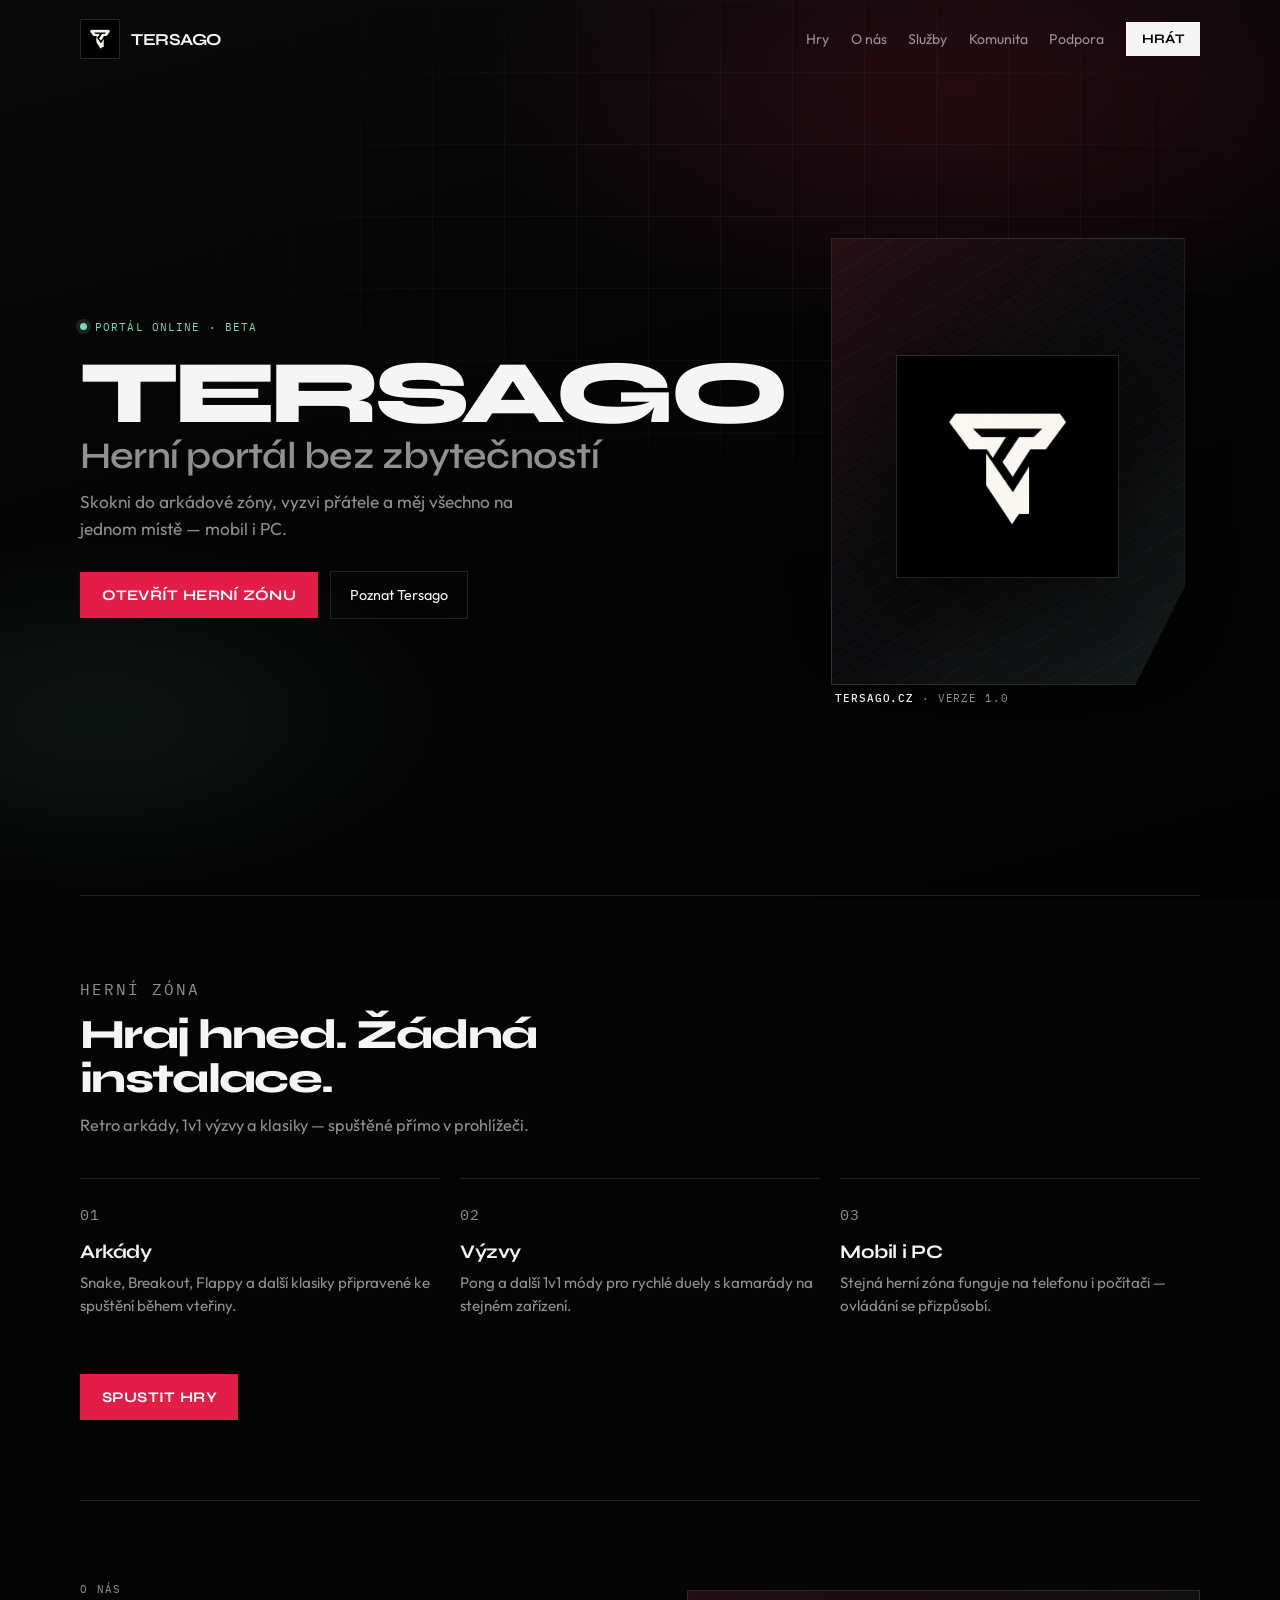
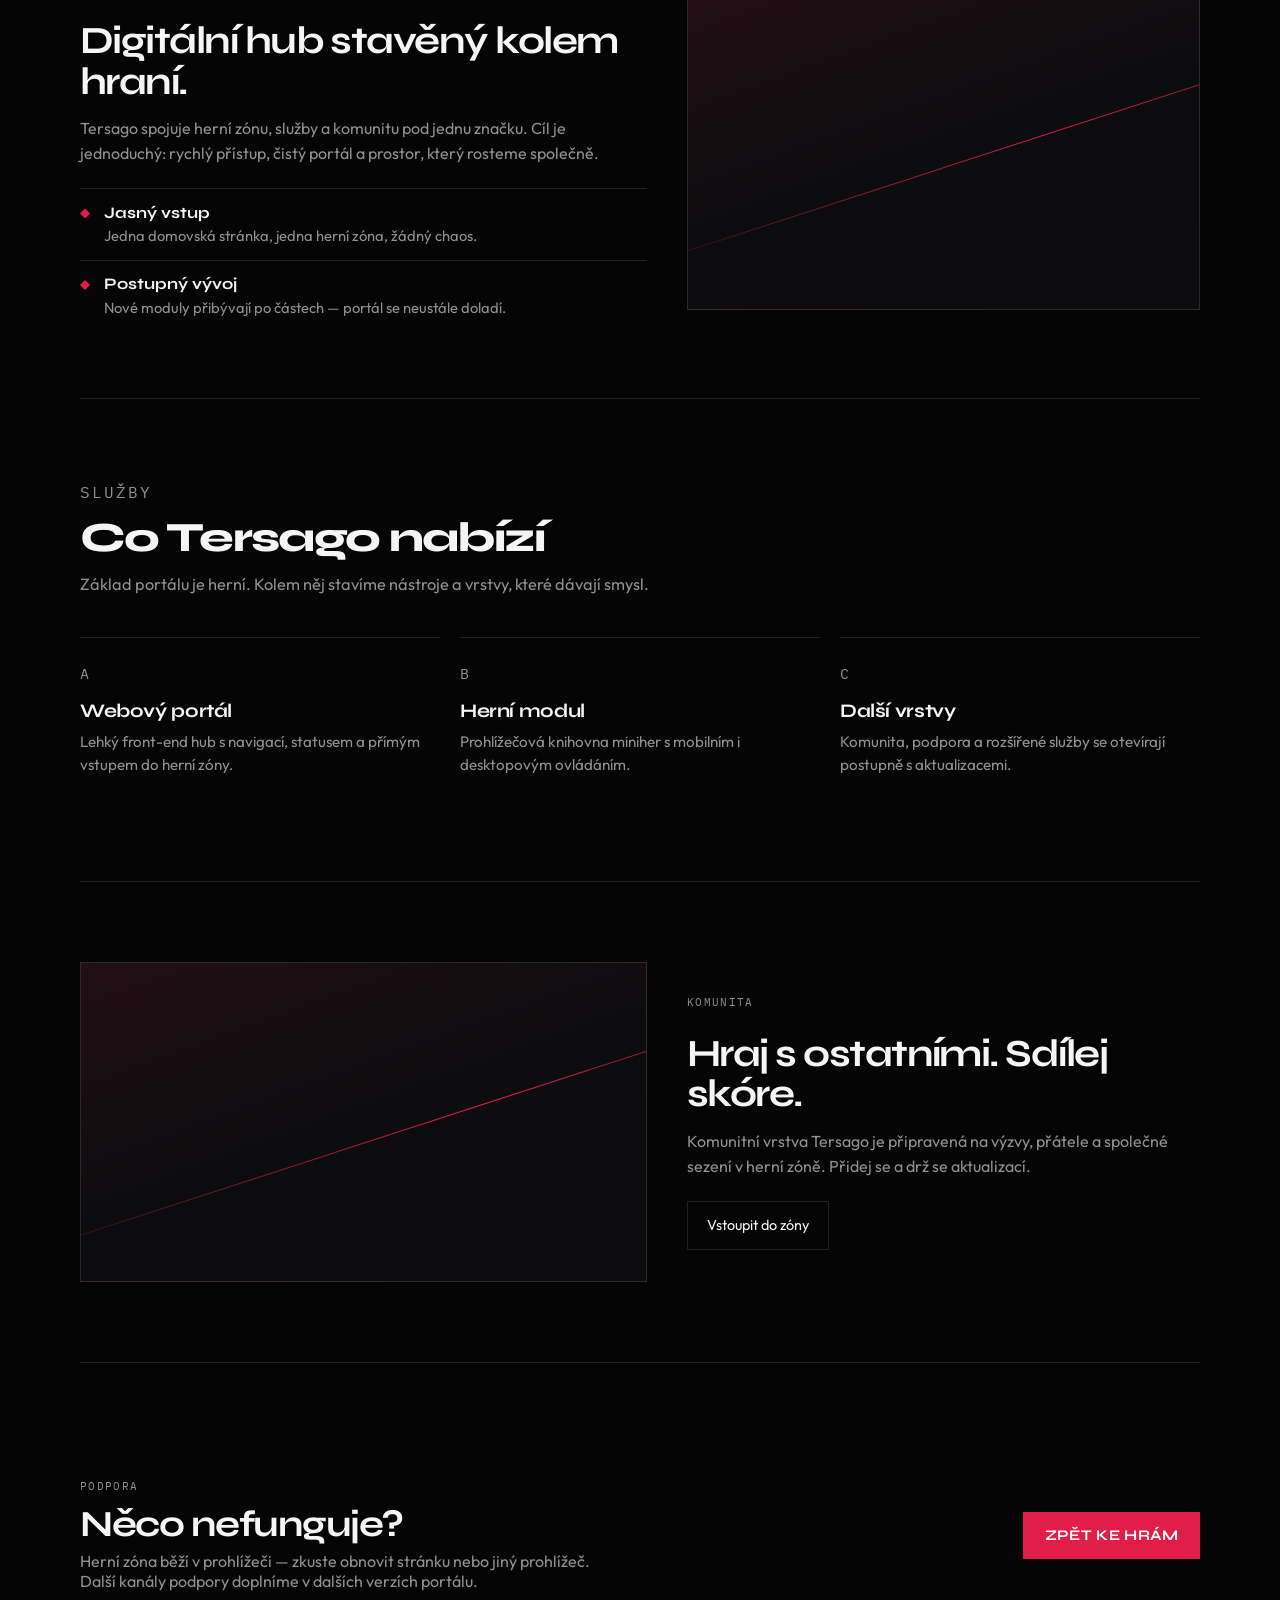
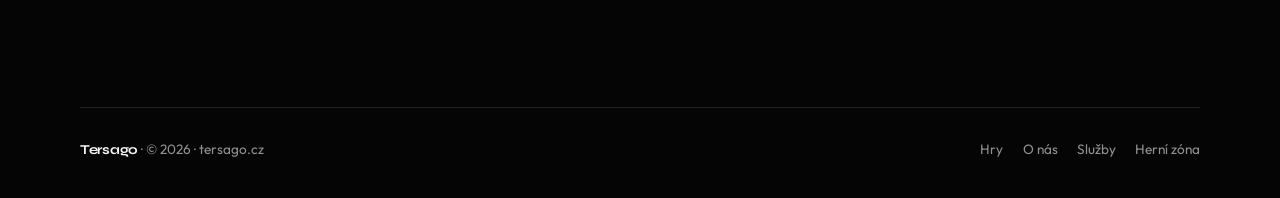
<file: index.html>
<!DOCTYPE html>
<html lang="cs">
<head>
  <meta charset="UTF-8" />
  <meta name="viewport" content="width=device-width, initial-scale=1.0" />
  <title>Tersago</title>
  <meta name="description" content="Tersago — herní portál a digitální hub. Okamžitý přístup k arkádovým hrám, výzvám a komunitě." />
  <link rel="icon" href="logo.jpg" type="image/jpeg" />
  <link rel="preconnect" href="https://fonts.googleapis.com" />
  <link rel="preconnect" href="https://fonts.gstatic.com" crossorigin />
  <link href="https://fonts.googleapis.com/css2?family=IBM+Plex+Mono:wght@400;500&family=Outfit:wght@400;500;600&family=Syne:wght@600;700;800&display=swap" rel="stylesheet" />
  <link rel="stylesheet" href="Tersago.css" />
</head>
<body>
  <div class="atmosphere" aria-hidden="true"></div>
  <div class="geo-mesh" aria-hidden="true"></div>

  <div class="wrap">
    <header class="nav" id="nav">
      <a class="brand" href="#top">
        <img src="logo.jpg" width="40" height="40" alt="" />
        <span>Tersago</span>
      </a>
      <nav class="nav-links" aria-label="Hlavní navigace">
        <a href="#hry">Hry</a>
        <a href="#onas">O nás</a>
        <a href="#sluzby">Služby</a>
        <a href="#komunita">Komunita</a>
        <a href="#podpora">Podpora</a>
        <a class="nav-cta" href="games.html">Hrát</a>
      </nav>
      <button class="menu-btn" id="menuBtn" type="button" aria-label="Menu" aria-expanded="false">
        <span></span><span></span><span></span>
      </button>
    </header>

    <main id="top">
      <section class="hero">
        <div class="hero-copy">
          <p class="live-pill">Portál online · BETA</p>
          <h1 class="brand-hero">
            Tersago
            <span>Herní portál bez zbytečností</span>
          </h1>
          <p class="lede">
            Skokni do arkádové zóny, vyzvi přátele a měj všechno na jednom místě — mobil i PC.
          </p>
          <div class="cta-row">
            <a class="btn-primary" href="games.html">Otevřít herní zónu</a>
            <a class="btn-ghost" href="#onas">Poznat Tersago</a>
          </div>
        </div>
        <div class="hero-visual" aria-hidden="true">
          <div class="hero-stage"></div>
          <div class="hero-logo">
            <img src="logo.jpg" alt="" />
          </div>
          <p class="hero-meta"><strong>tersago.cz</strong> · verze 1.0</p>
        </div>
      </section>

      <section class="section" id="hry">
        <div class="section-head reveal">
          <p class="section-kicker">Herní zóna</p>
          <h2>Hraj hned. Žádná instalace.</h2>
          <p>Retro arkády, 1v1 výzvy a klasiky — spuštěné přímo v prohlížeči.</p>
        </div>
        <div class="feature-row">
          <article class="feature reveal">
            <p class="feature-index">01</p>
            <h3>Arkády</h3>
            <p>Snake, Breakout, Flappy a další klasiky připravené ke spuštění během vteřiny.</p>
          </article>
          <article class="feature reveal">
            <p class="feature-index">02</p>
            <h3>Výzvy</h3>
            <p>Pong a další 1v1 módy pro rychlé duely s kamarády na stejném zařízení.</p>
          </article>
          <article class="feature reveal">
            <p class="feature-index">03</p>
            <h3>Mobil i PC</h3>
            <p>Stejná herní zóna funguje na telefonu i počítači — ovládání se přizpůsobí.</p>
          </article>
        </div>
        <div class="cta-row" style="margin-top: 2rem;">
          <a class="btn-primary" href="games.html">Spustit hry</a>
        </div>
      </section>

      <section class="section" id="onas">
        <div class="split">
          <div class="split-copy reveal">
            <p class="section-kicker">O nás</p>
            <h2>Digitální hub stavěný kolem hraní.</h2>
            <p>
              Tersago spojuje herní zónu, služby a komunitu pod jednu značku.
              Cíl je jednoduchý: rychlý přístup, čistý portál a prostor, který rosteme společně.
            </p>
            <div class="list">
              <div class="list-item">
                <span class="mark" aria-hidden="true"></span>
                <div>
                  <strong>Jasný vstup</strong>
                  <span>Jedna domovská stránka, jedna herní zóna, žádný chaos.</span>
                </div>
              </div>
              <div class="list-item">
                <span class="mark" aria-hidden="true"></span>
                <div>
                  <strong>Postupný vývoj</strong>
                  <span>Nové moduly přibývají po částech — portál se neustále doladí.</span>
                </div>
              </div>
            </div>
          </div>
          <div class="split-panel reveal" aria-hidden="true"></div>
        </div>
      </section>

      <section class="section" id="sluzby">
        <div class="section-head reveal">
          <p class="section-kicker">Služby</p>
          <h2>Co Tersago nabízí</h2>
          <p>Základ portálu je herní. Kolem něj stavíme nástroje a vrstvy, které dávají smysl.</p>
        </div>
        <div class="feature-row">
          <article class="feature reveal">
            <p class="feature-index">A</p>
            <h3>Webový portál</h3>
            <p>Lehký front-end hub s navigací, statusem a přímým vstupem do herní zóny.</p>
          </article>
          <article class="feature reveal">
            <p class="feature-index">B</p>
            <h3>Herní modul</h3>
            <p>Prohlížečová knihovna miniher s mobilním i desktopovým ovládáním.</p>
          </article>
          <article class="feature reveal">
            <p class="feature-index">C</p>
            <h3>Další vrstvy</h3>
            <p>Komunita, podpora a rozšířené služby se otevírají postupně s aktualizacemi.</p>
          </article>
        </div>
      </section>

      <section class="section" id="komunita">
        <div class="split">
          <div class="split-panel reveal" aria-hidden="true"></div>
          <div class="split-copy reveal">
            <p class="section-kicker">Komunita</p>
            <h2>Hraj s ostatními. Sdílej skóre.</h2>
            <p>
              Komunitní vrstva Tersago je připravená na výzvy, přátele a společné sezení
              v herní zóně. Přidej se a drž se aktualizací.
            </p>
            <a class="btn-ghost" href="games.html">Vstoupit do zóny</a>
          </div>
        </div>
      </section>

      <section class="section" id="podpora">
        <div class="cta-band reveal">
          <div>
            <p class="section-kicker">Podpora</p>
            <h2>Něco nefunguje?</h2>
            <p>
              Herní zóna běží v prohlížeči — zkuste obnovit stránku nebo jiný prohlížeč.
              Další kanály podpory doplníme v dalších verzích portálu.
            </p>
          </div>
          <a class="btn-primary" href="games.html">Zpět ke hrám</a>
        </div>
      </section>
    </main>

    <footer class="footer">
      <p><strong>Tersago</strong> · © <span id="year"></span> · tersago.cz</p>
      <div class="footer-links">
        <a href="#hry">Hry</a>
        <a href="#onas">O nás</a>
        <a href="#sluzby">Služby</a>
        <a href="games.html">Herní zóna</a>
      </div>
    </footer>
  </div>

  <script src="Tersago.js"></script>
</body>
</html>
</file>
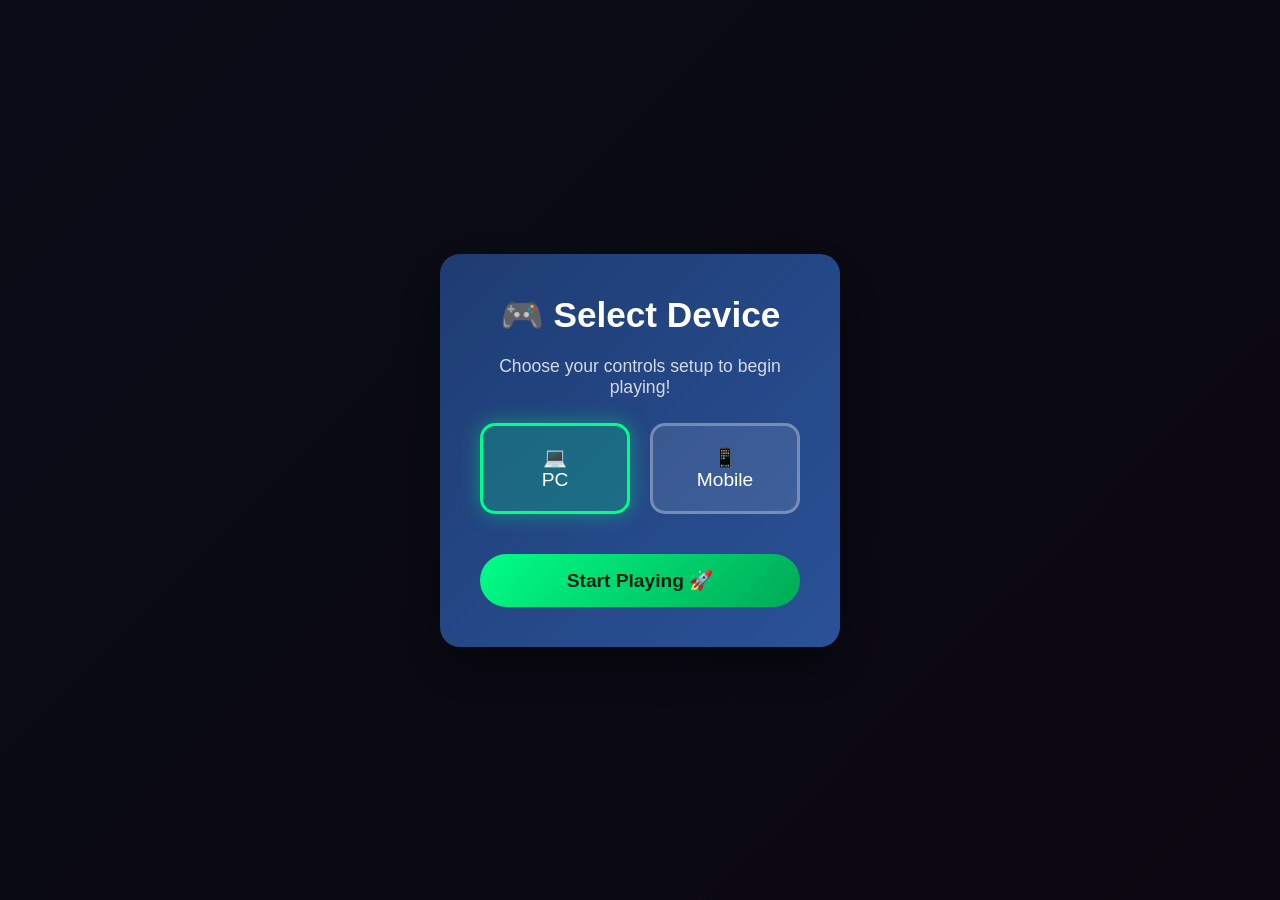
<file: games.html>
<!DOCTYPE html>
<html lang="en">
<head>
    <meta charset="UTF-8">
    <meta name="viewport" content="width=device-width, initial-scale=1.0">
    <title>Tersago BETA</title>
    <script>
        // Hides 'games.html' from the URL address bar immediately upon loading
        if (window.history && window.history.replaceState) {
            window.history.replaceState(null, "", window.location.pathname.replace(/games\.html$/, ""));
        }
    </script>
    <style>
        * {
            margin: 0;
            padding: 0;
            box-sizing: border-box;
        }

        body {
            font-family: 'Arial', sans-serif;
            background: linear-gradient(135deg, #667eea 0%, #764ba2 100%);
            color: white;
            overflow-x: hidden;
            min-height: 100vh;
        }

        .stars, .stars2 {
            position: fixed;
            top: 0;
            left: 0;
            width: 100%;
            height: 100%;
            pointer-events: none;
        }

        .stars {
            background: transparent url('[data-uri]') repeat;
            animation: animateStars 50s linear infinite;
        }

        .stars2 {
            background: transparent url('[data-uri]') repeat;
            animation: animateStars 100s linear infinite;
            opacity: 0.5;
        }

        @keyframes animateStars {
            from { transform: translateY(0px); }
            to { transform: translateY(-2000px); }
        }

        .login-screen {
            position: fixed;
            top: 0;
            left: 0;
            width: 100%;
            height: 100%;
            background: rgba(0, 0, 0, 0.9);
            display: flex;
            justify-content: center;
            align-items: center;
            z-index: 9999;
        }

        .login-screen.hidden {
            display: none;
        }

        .login-box {
            background: linear-gradient(135deg, #1e3c72 0%, #2a5298 100%);
            padding: 40px;
            border-radius: 20px;
            box-shadow: 0 20px 60px rgba(0, 0, 0, 0.5);
            text-align: center;
            max-width: 400px;
            width: 90%;
            animation: slideIn 0.5s;
        }

        @keyframes slideIn {
            from { transform: scale(0.8); opacity: 0; }
            to { transform: scale(1); opacity: 1; }
        }

        .login-box h2 {
            font-size: 2.2rem;
            margin-bottom: 20px;
        }

        .login-box p {
            margin-bottom: 25px;
            opacity: 0.8;
            font-size: 1.1rem;
        }

        .device-selection {
            display: flex;
            gap: 20px;
            justify-content: center;
            margin: 20px 0;
        }

        .device-btn {
            flex: 1;
            padding: 20px;
            border: 3px solid rgba(255, 255, 255, 0.3);
            border-radius: 15px;
            background: rgba(255, 255, 255, 0.1);
            cursor: pointer;
            transition: all 0.3s;
            font-size: 1.2rem;
        }

        .device-btn:hover {
            transform: scale(1.05);
            border-color: #667eea;
        }

        .device-btn.selected {
            border-color: #00ff88;
            background: rgba(0, 255, 136, 0.2);
            box-shadow: 0 0 20px rgba(0, 255, 136, 0.4);
        }

        .login-btn {
            width: 100%;
            padding: 15px;
            background: linear-gradient(135deg, #00ff88 0%, #00aa55 100%);
            border: none;
            border-radius: 50px;
            font-size: 1.2rem;
            font-weight: bold;
            color: #052211;
            cursor: pointer;
            margin-top: 20px;
            transition: transform 0.2s;
        }

        .login-btn:hover {
            transform: scale(1.05);
        }

        .top-bar {
            position: fixed;
            top: 0;
            left: 0;
            right: 0;
            background: rgba(0, 0, 0, 0.5);
            backdrop-filter: blur(10px);
            padding: 15px 20px;
            display: flex;
            justify-content: space-between;
            align-items: center;
            z-index: 100;
        }

        .top-bar-right {
            display: flex;
            gap: 15px;
            align-items: center;
            flex-wrap: wrap;
        }

        .friends-btn, .notifications-btn, .social-btn {
            padding: 10px 20px;
            background: rgba(255, 255, 255, 0.2);
            border: 2px solid rgba(255, 255, 255, 0.3);
            border-radius: 20px;
            color: white;
            cursor: pointer;
            position: relative;
            transition: all 0.3s;
            text-decoration: none;
            display: flex;
            align-items: center;
            gap: 5px;
        }

        .social-btn:hover {
            transform: scale(1.1);
            background: rgba(255, 255, 255, 0.3);
        }

        .youtube-btn:hover {
            border-color: #ff0000;
            box-shadow: 0 0 15px rgba(255, 0, 0, 0.5);
        }

        .instagram-btn:hover {
            border-color: #E1306C;
            box-shadow: 0 0 15px rgba(225, 48, 108, 0.5);
        }

        .discord-btn:hover {
            border-color: #5865F2;
            box-shadow: 0 0 15px rgba(88, 101, 242, 0.5);
        }

        .notification-badge {
            position: absolute;
            top: -5px;
            right: -5px;
            background: #ff0000;
            color: white;
            border-radius: 50%;
            width: 20px;
            height: 20px;
            display: none;
            align-items: center;
            justify-content: center;
            font-size: 0.7rem;
        }

        .friends-panel, .notifications-panel {
            position: fixed;
            top: 70px;
            right: -400px;
            width: 350px;
            height: calc(100% - 70px);
            background: linear-gradient(135deg, #1e3c72 0%, #2a5298 100%);
            box-shadow: -5px 0 20px rgba(0, 0, 0, 0.5);
            transition: right 0.3s;
            z-index: 99;
            overflow-y: auto;
            padding: 20px;
        }

        .friends-panel.open, .notifications-panel.open {
            right: 0;
        }

        .add-friend-section input {
            width: 100%;
            padding: 10px;
            border: none;
            border-radius: 10px;
            background: rgba(255, 255, 255, 0.1);
            color: white;
            margin-bottom: 10px;
        }

        .add-friend-btn {
            width: 100%;
            padding: 10px;
            background: linear-gradient(135deg, #00ff88 0%, #00aa55 100%);
            border: none;
            border-radius: 10px;
            color: white;
            font-weight: bold;
            cursor: pointer;
        }

        .friend-item {
            background: rgba(255, 255, 255, 0.1);
            padding: 15px;
            border-radius: 10px;
            margin-bottom: 10px;
            display: flex;
            justify-content: space-between;
            align-items: center;
        }

        .online-status {
            width: 10px;
            height: 10px;
            border-radius: 50%;
            background: #00ff00;
            display: inline-block;
            margin-right: 10px;
        }

        .challenge-btn {
            padding: 5px 15px;
            background: linear-gradient(135deg, #ff6b6b 0%, #ee5a52 100%);
            border: none;
            border-radius: 15px;
            color: white;
            cursor: pointer;
        }

        .notification-item {
            background: rgba(255, 255, 255, 0.1);
            padding: 15px;
            border-radius: 10px;
            margin-bottom: 10px;
        }

        .notification-actions {
            display: flex;
            gap: 10px;
            margin-top: 10px;
        }

        .accept-btn, .decline-btn {
            flex: 1;
            padding: 8px;
            border: none;
            border-radius: 10px;
            font-weight: bold;
            cursor: pointer;
        }

        .accept-btn {
            background: #00ff88;
            color: #000;
        }

        .decline-btn {
            background: #ff4444;
            color: white;
        }

        header {
            text-align: center;
            padding: 100px 20px 20px 20px;
        }

        .glitch {
            font-size: 4rem;
            font-weight: bold;
            text-transform: uppercase;
            animation: glitch 725ms infinite;
        }

        @keyframes glitch {
            0%, 100% { text-shadow: 0.05em 0 0 #00fffc, -0.03em -0.04em 0 #fc00ff, 0.025em 0.04em 0 #fffc00; }
            50% { text-shadow: -0.05em 0 0 #00fffc, 0.025em 0.035em 0 #fc00ff, -0.05em -0.05em 0 #fffc00; }
        }

        .subtitle {
            font-size: 1.5rem;
            margin-top: 10px;
            animation: colorChange 3s infinite;
        }

        @keyframes colorChange {
            0%, 100% { color: #ff6b6b; }
            25% { color: #4ecdc4; }
            50% { color: #45b7d1; }
            75% { color: #f9ca24; }
        }

        .container {
            max-width: 1400px;
            margin: 0 auto;
            padding: 20px;
        }

        .game-grid {
            display: grid;
            grid-template-columns: repeat(auto-fit, minmax(250px, 1fr));
            gap: 25px;
            padding: 20px;
        }

        .game-card {
            background: rgba(255, 255, 255, 0.1);
            border-radius: 20px;
            padding: 25px;
            text-align: center;
            cursor: pointer;
            transition: transform 0.3s;
            position: relative;
            backdrop-filter: blur(10px);
            border: 2px solid rgba(255, 255, 255, 0.2);
        }

        .game-card:hover {
            transform: translateY(-10px) scale(1.05);
            box-shadow: 0 20px 40px rgba(0, 0, 0, 0.3);
        }

        .multiplayer-badge {
            position: absolute;
            top: 10px;
            right: 10px;
            background: linear-gradient(135deg, #ff00ff 0%, #00ffff 100%);
            padding: 5px 15px;
            border-radius: 15px;
            font-size: 0.8rem;
            font-weight: bold;
        }

        .play-btn {
            background: linear-gradient(135deg, #667eea 0%, #764ba2 100%);
            color: white;
            border: none;
            padding: 12px 30px;
            font-size: 1rem;
            border-radius: 50px;
            cursor: pointer;
            font-weight: bold;
        }

        .game-modal {
            display: none;
            position: fixed;
            z-index: 1000;
            left: 0;
            top: 0;
            width: 100%;
            height: 100%;
            background-color: rgba(0, 0, 0, 0.9);
            overflow-y: auto;
        }

        .modal-content {
            background: linear-gradient(135deg, #1e3c72 0%, #2a5298 100%);
            margin: 3% auto;
            padding: 30px;
            border-radius: 20px;
            width: 90%;
            max-width: 900px;
            text-align: center;
        }

        .close {
            color: #aaa;
            float: right;
            font-size: 40px;
            font-weight: bold;
            cursor: pointer;
        }

        .close:hover {
            color: #fff;
        }

        .score {
            font-size: 1.5rem;
            margin: 20px 0;
            font-weight: bold;
        }

        canvas {
            background: rgba(0, 0, 0, 0.5);
            border-radius: 10px;
            margin: 20px auto;
            display: block;
            max-width: 100%;
        }

        .controls button {
            background: linear-gradient(135deg, #f093fb 0%, #f5576c 100%);
            color: white;
            border: none;
            padding: 15px 40px;
            font-size: 1.1rem;
            border-radius: 50px;
            cursor: pointer;
            font-weight: bold;
            margin: 10px;
        }

        .mobile-controls {
            display: none;
            margin-top: 20px;
        }

        .mobile-controls.active {
            display: block;
        }

        .dpad {
            display: grid;
            grid-template-columns: repeat(3, 70px);
            gap: 10px;
            justify-content: center;
            margin: 20px auto;
        }

        .dpad button {
            width: 70px;
            height: 70px;
            background: rgba(255, 255, 255, 0.2);
            border: 2px solid rgba(255, 255, 255, 0.4);
            border-radius: 15px;
            color: white;
            font-size: 1.8rem;
            cursor: pointer;
        }

        .action-buttons {
            display: flex;
            gap: 20px;
            justify-content: center;
            margin-top: 20px;
        }

        .action-btn {
            width: 90px;
            height: 90px;
            border-radius: 50%;
            background: linear-gradient(135deg, #f093fb 0%, #f5576c 100%);
            border: none;
            color: white;
            font-size: 1.2rem;
            font-weight: bold;
            cursor: pointer;
        }

        #colorGrid {
            display: grid;
            grid-template-columns: repeat(4, 100px);
            gap: 10px;
            justify-content: center;
            margin: 20px auto;
        }

        .color-card {
            width: 100px;
            height: 100px;
            background: linear-gradient(135deg, #667eea 0%, #764ba2 100%);
            border-radius: 10px;
            cursor: pointer;
            display: flex;
            align-items: center;
            justify-content: center;
            font-size: 3rem;
        }

        @media (max-width: 768px) {
            .glitch { font-size: 2rem; }
            .game-grid { grid-template-columns: 1fr; }
            .friends-panel, .notifications-panel { width: 100%; right: -100%; }
            .top-bar-right { gap: 10px; }
            .social-btn { padding: 8px 15px; font-size: 0.9rem; }
        }

        .social-modal {
            display: none;
            position: fixed;
            z-index: 10000;
            left: 0;
            top: 0;
            width: 100%;
            height: 100%;
            background-color: rgba(0, 0, 0, 0.9);
        }

        .social-modal-content {
            background: linear-gradient(135deg, #1e3c72 0%, #2a5298 100%);
            margin: 10% auto;
            padding: 40px;
            border-radius: 20px;
            width: 90%;
            max-width: 500px;
            text-align: center;
            animation: slideIn 0.3s;
        }

        .social-modal h2 {
            font-size: 2rem;
            margin-bottom: 20px;
        }

        .social-modal input {
            width: 100%;
            padding: 15px;
            border: none;
            border-radius: 10px;
            background: rgba(255, 255, 255, 0.1);
            color: white;
            font-size: 1rem;
            border: 2px solid rgba(255, 255, 255, 0.3);
            margin-bottom: 20px;
        }

        .social-modal input::placeholder {
            color: rgba(255, 255, 255, 0.6);
        }

        .social-modal-buttons {
            display: flex;
            gap: 15px;
            justify-content: center;
        }

        .save-social-btn, .cancel-social-btn {
            padding: 15px 40px;
            border: none;
            border-radius: 50px;
            font-size: 1.1rem;
            font-weight: bold;
            cursor: pointer;
            transition: all 0.3s;
        }

        .save-social-btn {
            background: linear-gradient(135deg, #00ff88 0%, #00aa55 100%);
            color: white;
        }

        .cancel-social-btn {
            background: rgba(255, 255, 255, 0.2);
            color: white;
        }

        .save-social-btn:hover, .cancel-social-btn:hover {
            transform: scale(1.05);
        }

        .social-info {
            margin-top: 15px;
            opacity: 0.8;
            font-size: 0.9rem;
        }
    </style>
</head>
<body>
    <div class="stars"></div>
    <div class="stars2"></div>

    <div id="loginScreen" class="login-screen">
        <div class="login-box">
            <h2>🎮 Select Device</h2>
            <p>Choose your controls setup to begin playing!</p>
            <div class="device-selection">
                <div class="device-btn selected" id="pcBtn" onclick="selectDevice('pc')">💻<br>PC</div>
                <div class="device-btn" id="mobileBtn" onclick="selectDevice('mobile')">📱<br>Mobile</div>
            </div>
            <button class="login-btn" onclick="startPlay()">Start Playing 🚀</button>
        </div>
    </div>
    
    <div id="mainContent" style="display: none;">
        <div class="top-bar">
            <div style="display:flex;align-items:center;gap:14px;flex-wrap:wrap;">
                <a href="index.html" style="color:#fff;text-decoration:none;font-weight:700;opacity:0.95;">← Tersago</a>
                <span id="userDisplay">👤 Player (PC)</span>
            </div>
            <div class="top-bar-right">
                <button class="social-btn youtube-btn" onclick="openSocialModal('youtube')">
                    📺 YouTube
                </button>
                <button class="social-btn instagram-btn" onclick="openSocialModal('instagram')">
                    📷 Instagram
                </button>
                <button class="social-btn discord-btn" onclick="openSocialModal('discord')">
                    💬 Discord
                </button>
                <button class="notifications-btn" onclick="toggleNotifications()">
                    🔔 Notifications
                    <span class="notification-badge" id="notificationBadge">0</span>
                </button>
                <button class="friends-btn" onclick="toggleFriends()">👥 Friends</button>
            </div>
        </div>

        <div class="friends-panel" id="friendsPanel">
            <h3>Friends List</h3>
            <div class="add-friend-section">
                <input type="text" id="friendUsername" placeholder="Friend's username">
                <button class="add-friend-btn" onclick="sendFriendRequest()">Send Request</button>
            </div>
            <div id="friendsList" style="margin-top: 20px;">
                <p style="opacity: 0.7;">No friends yet!</p>
            </div>
        </div>

        <div class="notifications-panel" id="notificationsPanel">
            <h3>Notifications</h3>
            <div id="notificationsList">
                <p style="opacity: 0.7;">No notifications</p>
            </div>
        </div>
        
        <header>
            <p id="welcomeMsg">Welcome, Gamer! 🎮</p>
            <h1 class="glitch">🎮 EPIC GAME ZONE 🎮</h1>
            <p class="subtitle">Choose Your Adventure!</p>
        </header>

        <div class="container">
            <div class="game-grid">
                <div class="game-card" onclick="showGame('snake')">
                    <h2>🐍 Snake</h2>
                    <p>Rainbow snake game!</p>
                    <button class="play-btn">PLAY</button>
                </div>

                <div class="game-card" onclick="showGame('flappy')">
                    <h2>🐦 Flappy Bird</h2>
                    <p>Fly through pipes!</p>
                    <button class="play-btn">PLAY</button>
                </div>

                <div class="game-card" onclick="showGame('colormatch')">
                    <h2>🎨 Color Match</h2>
                    <p>Memory game!</p>
                    <button class="play-btn">PLAY</button>
                </div>

                <div class="game-card" onclick="showGame('breakout')">
                    <h2>🧱 Breakout</h2>
                    <p>Break bricks!</p>
                    <button class="play-btn">PLAY</button>
                </div>

                <div class="game-card" onclick="showGame('pong')">
                    <span class="multiplayer-badge">1v1</span>
                    <h2>🏓 Pong</h2>
                    <p>Classic pong!</p>
                    <button class="play-btn">PLAY</button>
                </div>

                <div class="game-card" onclick="showGame('shooter')">
                    <h2>🚀 Shooter</h2>
                    <p>Shoot aliens!</p>
                    <button class="play-btn">PLAY</button>
                </div>

                <div class="game-card" onclick="showGame('racing')">
                    <span class="multiplayer-badge">1v1</span>
                    <h2>🏎️ Racing</h2>
                    <p>Dodge cars!</p>
                    <button class="play-btn">PLAY</button>
                </div>

                <div class="game-card" onclick="showGame('tictactoe')">
                    <span class="multiplayer-badge">1v1</span>
                    <h2>⭕ Tic Tac Toe</h2>
                    <p>Classic X and O!</p>
                    <button class="play-btn">PLAY</button>
                </div>

                <div class="game-card" onclick="showGame('platformer')">
                    <h2>🦸 Platformer</h2>
                    <p>Jump & collect!</p>
                    <button class="play-btn">PLAY</button>
                </div>

                <div class="game-card" onclick="showGame('maze')">
                    <h2>🌀 Maze</h2>
                    <p>Find the exit!</p>
                    <button class="play-btn">PLAY</button>
                </div>
            </div>
        </div>
    </div>

    <!-- Social Media Modals -->
    <div id="youtubeModal" class="social-modal">
        <div class="social-modal-content">
            <h2>📺 YouTube Channel</h2>
            <p>Enter your YouTube channel URL or username:</p>
            <input type="text" id="youtubeInput" placeholder="e.g., @YourChannel or youtube.com/c/YourChannel">
            <div class="social-modal-buttons">
                <button class="save-social-btn" onclick="saveSocial('youtube')">Save & Visit</button>
                <button class="cancel-social-btn" onclick="closeSocialModal('youtube')">Cancel</button>
            </div>
            <p class="social-info" id="youtubeInfo"></p>
        </div>
    </div>

    <div id="instagramModal" class="social-modal">
        <div class="social-modal-content">
            <h2>📷 Instagram</h2>
            <p>Enter your Instagram username:</p>
            <input type="text" id="instagramInput" placeholder="e.g., @yourusername">
            <div class="social-modal-buttons">
                <button class="save-social-btn" onclick="saveSocial('instagram')">Save & Visit</button>
                <button class="cancel-social-btn" onclick="closeSocialModal('instagram')">Cancel</button>
            </div>
            <p class="social-info" id="instagramInfo"></p>
        </div>
    </div>

    <div id="discordModal" class="social-modal">
        <div class="social-modal-content">
            <h2>💬 Discord</h2>
            <p>Enter your Discord invite link or server:</p>
            <input type="text" id="discordInput" placeholder="e.g., discord.gg/yourserver">
            <div class="social-modal-buttons">
                <button class="save-social-btn" onclick="saveSocial('discord')">Save & Visit</button>
                <button class="cancel-social-btn" onclick="closeSocialModal('discord')">Cancel</button>
            </div>
            <p class="social-info" id="discordInfo"></p>
        </div>
    </div>

    <!-- MODALS -->
    <div id="snake" class="game-modal">
        <div class="modal-content">
            <span class="close" onclick="closeGame('snake')">&times;</span>
            <h2>🐍 Snake Game</h2>
            <p class="score">Score: <span id="snakeScore">0</span></p>
            <canvas id="snakeCanvas"></canvas>
            <div class="controls">
                <p class="pc-only">Arrow Keys / WASD</p>
                <button onclick="restartSnake()">Restart</button>
            </div>
            <div class="mobile-controls" id="snakeMobile">
                <div class="dpad">
                    <div></div><button onclick="snakeMove('up')">⬆️</button><div></div>
                    <button onclick="snakeMove('left')">⬅️</button><div></div><button onclick="snakeMove('right')">➡️</button><div></div><button onclick="snakeMove('down')">⬇️</button><div></div>
                </div>
            </div>
        </div>
    </div>

    <div id="flappy" class="game-modal">
        <div class="modal-content">
            <span class="close" onclick="closeGame('flappy')">&times;</span>
            <h2>🐦 Flappy Bird</h2>
            <p class="score">Score: <span id="flappyScore">0</span></p>
            <canvas id="flappyCanvas"></canvas>
            <div class="controls">
                <p class="pc-only">SPACE or Click to Flap</p>
                <button onclick="restartFlappy()">Restart</button>
            </div>
            <div class="mobile-controls" id="flappyMobile">
                <button class="action-btn" style="width: 150px; height: 150px; font-size: 2rem;" onclick="flappyFlap()">TAP<br>TO<br>FLAP</button>
            </div>
        </div>
    </div>

    <div id="colormatch" class="game-modal">
        <div class="modal-content">
            <span class="close" onclick="closeGame('colormatch')">&times;</span>
            <h2>🎨 Color Match</h2>
            <p class="score">Moves: <span id="colorMoves">0</span> | Matches: <span id="colorMatches">0</span></p>
            <div id="colorGrid"></div>
            <div class="controls">
                <button onclick="restartColorMatch()">New Game</button>
            </div>
        </div>
    </div>

    <div id="breakout" class="game-modal">
        <div class="modal-content">
            <span class="close" onclick="closeGame('breakout')">&times;</span>
            <h2>🧱 Breakout</h2>
            <p class="score">Score: <span id="breakoutScore">0</span> | Lives: <span id="breakoutLives">3</span></p>
            <canvas id="breakoutCanvas"></canvas>
            <div class="controls">
                <p class="pc-only">Mouse / Arrow Keys</p>
                <button onclick="restartBreakout()">Restart</button>
            </div>
        </div>
    </div>

    <div id="pong" class="game-modal">
        <div class="modal-content">
            <span class="close" onclick="closeGame('pong')">&times;</span>
            <h2>🏓 Pong</h2>
            <p class="score">You: <span id="pongScoreP1">0</span> | AI: <span id="pongScoreP2">0</span></p>
            <canvas id="pongCanvas"></canvas>
            <div class="controls">
                <p class="pc-only">W/S or Up/Down</p>
                <button onclick="restartPong()">Restart</button>
                <button onclick="challengeToGame('pong')">Challenge Friend</button>
            </div>
            <div class="mobile-controls" id="pongMobile">
                <div class="action-buttons">
                    <button class="action-btn" onclick="pongMove('up')">⬆️</button>
                    <button class="action-btn" onclick="pongMove('down')">⬇️</button>
                </div>
            </div>
        </div>
    </div>

    <div id="shooter" class="game-modal">
        <div class="modal-content">
            <span class="close" onclick="closeGame('shooter')">&times;</span>
            <h2>🚀 Space Shooter</h2>
            <p class="score">Score: <span id="shooterScore">0</span> | Lives: <span id="shooterLives">3</span></p>
            <canvas id="shooterCanvas"></canvas>
            <div class="controls">
                <p class="pc-only">Arrows to move, SPACE to shoot</p>
                <button onclick="restartShooter()">Restart</button>
            </div>
            <div class="mobile-controls" id="shooterMobile">
                <div class="action-buttons">
                    <button class="action-btn" onclick="shooterMove('left')">⬅️</button>
                    <button class="action-btn" onclick="shooterShoot()">🔥</button>
                    <button class="action-btn" onclick="shooterMove('right')">➡️</button>
                </div>
            </div>
        </div>
    </div>

    <div id="racing" class="game-modal">
        <div class="modal-content">
            <span class="close" onclick="closeGame('racing')">&times;</span>
            <h2>🏎️ Racing</h2>
            <p class="score">Distance: <span id="racingScore">0</span>m</p>
            <canvas id="racingCanvas"></canvas>
            <div class="controls">
                <p class="pc-only">Arrow Keys</p>
                <button onclick="restartRacing()">Restart</button>
                <button onclick="challengeToGame('racing')">Challenge Friend</button>
            </div>
            <div class="mobile-controls" id="racingMobile">
                <div class="action-buttons">
                    <button class="action-btn" onclick="racingMove('left')">⬅️</button>
                    <button class="action-btn" onclick="racingMove('right')">➡️</button>
                </div>
            </div>
        </div>
    </div>

    <div id="tictactoe" class="game-modal">
        <div class="modal-content">
            <span class="close" onclick="closeGame('tictactoe')">&times;</span>
            <h2>⭕ Tic Tac Toe</h2>
            <p class="score" id="tttStatus">Player X's Turn</p>
            <div id="tttBoard" style="display: grid; grid-template-columns: repeat(3, 100px); gap: 10px; justify-content: center; margin: 20px;"></div>
            <div class="controls">
                <button onclick="restartTicTacToe()">New Game</button>
                <button onclick="challengeToGame('tictactoe')">Challenge Friend</button>
            </div>
        </div>
    </div>

    <div id="platformer" class="game-modal">
        <div class="modal-content">
            <span class="close" onclick="closeGame('platformer')">&times;</span>
            <h2>🦸 Platformer</h2>
            <p class="score">Coins: <span id="platformerScore">0</span></p>
            <canvas id="platformerCanvas"></canvas>
            <div class="controls">
                <p class="pc-only">Arrows to move, SPACE to jump</p>
                <button onclick="restartPlatformer()">Restart</button>
            </div>
            <div class="mobile-controls" id="platformerMobile">
                <div class="action-buttons">
                    <button class="action-btn" onclick="platformerMove('left')">⬅️</button>
                    <button class="action-btn" onclick="platformerJump()">⬆️<br>JUMP</button>
                    <button class="action-btn" onclick="platformerMove('right')">➡️</button>
                </div>
            </div>
        </div>
    </div>

    <div id="maze" class="game-modal">
        <div class="modal-content">
            <span class="close" onclick="closeGame('maze')">&times;</span>
            <h2>🌀 Maze Runner</h2>
            <p class="score">Time: <span id="mazeTime">0</span>s</p>
            <canvas id="mazeCanvas"></canvas>
            <div class="controls">
                <p class="pc-only">Arrow Keys / WASD</p>
                <button onclick="restartMaze()">New Maze</button>
            </div>
            <div class="mobile-controls" id="mazeMobile">
                <div class="dpad">
                    <div></div><button onclick="mazeMove('up')">⬆️</button><div></div>
                    <button onclick="mazeMove('left')">⬅️</button><div></div><button onclick="mazeMove('right')">➡️</button><div></div><button onclick="mazeMove('down')">⬇️</button><div></div>
                </div>
            </div>
        </div>
    </div>

    <script>
        let currentDevice = 'pc';
        let friends = [];
        let notifications = [];
        let onlineUsers = ['Player1', 'GamerX', 'ProGamer99'];
        let socialLinks = {
            youtube: '',
            instagram: '',
            discord: ''
        };

        function loadSocialLinks() {
            const saved = localStorage.getItem('socialLinks');
            if (saved) {
                socialLinks = JSON.parse(saved);
            }
        }

        function openSocialModal(platform) {
            const modal = document.getElementById(platform + 'Modal');
            modal.style.display = 'block';
            
            if (socialLinks[platform]) {
                document.getElementById(platform + 'Input').value = socialLinks[platform];
                document.getElementById(platform + 'Info').textContent = `Current: ${socialLinks[platform]}`;
            }
        }

        function closeSocialModal(platform) {
            document.getElementById(platform + 'Modal').style.display = 'none';
        }

        function saveSocial(platform) {
            const input = document.getElementById(platform + 'Input').value.trim();
            
            if (!input) {
                alert('Please enter a valid link!');
                return;
            }

            let url = input;

            if (platform === 'youtube') {
                if (input.startsWith('@')) {
                    url = `https://youtube.com/${input}`;
                } else if (!input.startsWith('http')) {
                    url = `https://youtube.com/c/${input}`;
                }
            } else if (platform === 'instagram') {
                const username = input.replace('@', '');
                url = `https://instagram.com/${username}`;
            } else if (platform === 'discord') {
                if (!input.startsWith('http')) {
                    url = `https://discord.gg/${input.replace('discord.gg/', '')}`;
                }
            }

            socialLinks[platform] = input;
            localStorage.setItem('socialLinks', JSON.stringify(socialLinks));

            window.open(url, '_blank');
            closeSocialModal(platform);
            
            alert(`${platform.charAt(0).toUpperCase() + platform.slice(1)} link saved!`);
        }

        window.onclick = function(event) {
            if (event.target.classList.contains('social-modal')) {
                event.target.style.display = 'none';
            }
        };

        function selectDevice(device) {
            currentDevice = device;
            document.getElementById('pcBtn').classList.remove('selected');
            document.getElementById('mobileBtn').classList.remove('selected');
            document.getElementById(device + 'Btn').classList.add('selected');
        }

        function startPlay() {
            localStorage.setItem('gameDevice', currentDevice);

            document.getElementById('loginScreen').classList.add('hidden');
            document.getElementById('mainContent').style.display = 'block';
            document.getElementById('welcomeMsg').textContent = `Welcome, Gamer! 🎮`;
            document.getElementById('userDisplay').textContent = `👤 Player (${currentDevice.toUpperCase()})`;

            updateMobileControls();
        }

        function updateMobileControls() {
            const isMobile = currentDevice === 'mobile';
            document.querySelectorAll('.mobile-controls').forEach(el => {
                el.classList.toggle('active', isMobile);
            });
            document.querySelectorAll('.pc-only').forEach(el => {
                el.style.display = isMobile ? 'none' : 'block';
            });
        }

        window.onload = function() {
            loadSocialLinks();
            
            const savedDevice = localStorage.getItem('gameDevice');
            if (savedDevice) {
                currentDevice = savedDevice;
                document.getElementById('pcBtn').classList.remove('selected');
                document.getElementById('mobileBtn').classList.remove('selected');
                document.getElementById(savedDevice + 'Btn').classList.add('selected');
            }

            setTimeout(() => {
                addNotification('GamerX wants to be your friend!', 'friend-request', 'GamerX');
            }, 5000);
        };

        function toggleFriends() {
            const panel = document.getElementById('friendsPanel');
            panel.classList.toggle('open');
            document.getElementById('notificationsPanel').classList.remove('open');
        }

        function toggleNotifications() {
            const panel = document.getElementById('notificationsPanel');
            panel.classList.toggle('open');
            document.getElementById('friendsPanel').classList.remove('open');
        }

        function sendFriendRequest() {
            const name = document.getElementById('friendUsername').value.trim();
            if (!name) return alert('Enter a username!');
            if (friends.some(f => f.name === name)) return alert('Already friends!');
            
            alert(`Friend request sent to ${name}!`);
            setTimeout(() => {
                addNotification(`${name} accepted your friend request!`, 'friend-accept', name);
            }, 2000);
            document.getElementById('friendUsername').value = '';
        }

        function addNotification(msg, type, data) {
            notifications.push({ msg, type, data, id: Date.now() });
            updateNotificationBadge();
            renderNotifications();
        }

        function updateNotificationBadge() {
            const badge = document.getElementById('notificationBadge');
            if (notifications.length > 0) {
                badge.style.display = 'flex';
                badge.textContent = notifications.length;
            } else {
                badge.style.display = 'none';
            }
        }

        function renderNotifications() {
            const container = document.getElementById('notificationsList');
            if (notifications.length === 0) {
                container.innerHTML = '<p style="opacity: 0.7;">No notifications</p>';
                return;
            }

            container.innerHTML = notifications.map(n => `
                <div class="notification-item">
                    <p>${n.msg}</p>
                    ${n.type === 'friend-request' ? `
                        <div class="notification-actions">
                            <button class="accept-btn" onclick="acceptFriend('${n.data}',${n.id})">Accept</button>
                            <button class="decline-btn" onclick="declineNotif(${n.id})">Decline</button>
                        </div>
                    ` : n.type === 'friend-accept' ? `
                        <div class="notification-actions">
                            <button class="accept-btn" onclick="confirmFriend('${n.data}',${n.id})">OK</button>
                        </div>
                    ` : ''}
                </div>
            `).join('');
        }

        function acceptFriend(name, id) {
            friends.push({ name, online: onlineUsers.includes(name) });
            notifications = notifications.filter(n => n.id !== id);
            updateNotificationBadge();
            renderNotifications();
            renderFriends();
        }

        function confirmFriend(name, id) {
            friends.push({ name, online: onlineUsers.includes(name) });
            notifications = notifications.filter(n => n.id !== id);
            updateNotificationBadge();
            renderNotifications();
            renderFriends();
        }

        function declineNotif(id) {
            notifications = notifications.filter(n => n.id !== id);
            updateNotificationBadge();
            renderNotifications();
        }

        function renderFriends() {
            const container = document.getElementById('friendsList');
            if (friends.length === 0) {
                container.innerHTML = '<p style="opacity: 0.7;">No friends yet!</p>';
                return;
            }

            container.innerHTML = friends.map(f => `
                <div class="friend-item">
                    <div>
                        <span class="${f.online ? 'online-status' : ''}"></span>
                        ${f.name}
                    </div>
                    ${f.online ? `<button class="challenge-btn" onclick="challengeFriend('${f.name}')">1v1</button>` : ''}
                </div>
            `).join('');
        }

        function challengeFriend(name) {
            alert(`Select a game to challenge ${name}!`);
        }

        function challengeToGame(game) {
            if (friends.length === 0) return alert('Add friends first!');
            const online = friends.filter(f => f.online);
            if (online.length === 0) return alert('No online friends!');
            alert(`Challenge sent to ${online[0].name}! They accepted!`);
        }

        function showGame(id) {
            document.getElementById(id).style.display = 'block';
            updateMobileControls();
            
            if (id === 'snake') initSnake();
            if (id === 'flappy') initFlappy();
            if (id === 'colormatch') initColorMatch();
            if (id === 'breakout') initBreakout();
            if (id === 'pong') initPong();
            if (id === 'shooter') initShooter();
            if (id === 'racing') initRacing();
            if (id === 'tictactoe') initTicTacToe();
            if (id === 'platformer') initPlatformer();
            if (id === 'maze') initMaze();
        }

        function closeGame(id) {
            document.getElementById(id).style.display = 'none';
            window['stop' + id.charAt(0).toUpperCase() + id.slice(1)] = true;
        }

        // SNAKE GAME
        let snakeGame = { running: false, snake: [], food: {}, dx: 0, dy: 0, score: 0 };
        
        function snakeMove(dir) {
            const g = 20;
            if (dir === 'up' && snakeGame.dy === 0) { snakeGame.dx = 0; snakeGame.dy = -g; }
            if (dir === 'down' && snakeGame.dy === 0) { snakeGame.dx = 0; snakeGame.dy = g; }
            if (dir === 'left' && snakeGame.dx === 0) { snakeGame.dx = -g; snakeGame.dy = 0; }
            if (dir === 'right' && snakeGame.dx === 0) { snakeGame.dx = g; snakeGame.dy = 0; }
        }

        function initSnake() {
            const c = document.getElementById('snakeCanvas');
            c.width = Math.min(400, window.innerWidth - 40);
            c.height = Math.min(400, window.innerWidth - 40);
            const ctx = c.getContext('2d');
            
            snakeGame = {
                running: true,
                snake: [{ x: 200, y: 200 }],
                food: { x: 100, y: 100 },
                dx: 20,
                dy: 0,
                score: 0
            };
            
            document.getElementById('snakeScore').textContent = 0;
            
            document.onkeydown = (e) => {
                if (e.keyCode === 37 || e.keyCode === 65) snakeMove('left');
                if (e.keyCode === 38 || e.keyCode === 87) snakeMove('up');
                if (e.keyCode === 39 || e.keyCode === 68) snakeMove('right');
                if (e.keyCode === 40 || e.keyCode === 83) snakeMove('down');
            };
            
            function gameLoop() {
                if (!snakeGame.running) return;
                
                const head = { 
                    x: snakeGame.snake[0].x + snakeGame.dx, 
                    y: snakeGame.snake[0].y + snakeGame.dy 
                };
                
                if (head.x < 0 || head.x >= c.width || head.y < 0 || head.y >= c.height ||
                    snakeGame.snake.some(s => s.x === head.x && s.y === head.y)) {
                    alert(`Game Over! Score: ${snakeGame.score}`);
                    snakeGame.running = false;
                    return;
                }
                
                snakeGame.snake.unshift(head);
                
                if (head.x === snakeGame.food.x && head.y === snakeGame.food.y) {
                    snakeGame.score += 10;
                    document.getElementById('snakeScore').textContent = snakeGame.score;
                    snakeGame.food = {
                        x: Math.floor(Math.random() * (c.width / 20)) * 20,
                        y: Math.floor(Math.random() * (c.height / 20)) * 20
                    };
                } else {
                    snakeGame.snake.pop();
                }
                
                ctx.clearRect(0, 0, c.width, c.height);
                snakeGame.snake.forEach((s, i) => {
                    ctx.fillStyle = `hsl(${i * 10}, 100%, 50%)`;
                    ctx.fillRect(s.x, s.y, 20, 20);
                });
                ctx.fillStyle = '#ff0066';
                ctx.fillRect(snakeGame.food.x, snakeGame.food.y, 20, 20);
                
                setTimeout(gameLoop, 100);
            }
            gameLoop();
        }
        
        function restartSnake() { initSnake(); }

        // FLAPPY BIRD
        let flappyGame = { running: false, bird: {}, pipes: [], score: 0 };
        
        function flappyFlap() {
            flappyGame.bird.velocity = -8;
        }

        function initFlappy() {
            const c = document.getElementById('flappyCanvas');
            c.width = Math.min(400, window.innerWidth - 40);
            c.height = Math.min(600, window.innerHeight - 250);
            const ctx = c.getContext('2d');
            
            flappyGame = {
                running: true,
                bird: { x: 50, y: c.height / 2, velocity: 0, radius: 15 },
                pipes: [],
                score: 0
            };
            
            document.getElementById('flappyScore').textContent = 0;
            
            document.onkeydown = (e) => { if (e.keyCode === 32) flappyFlap(); };
            c.onclick = flappyFlap;
            
            function gameLoop() {
                if (!flappyGame.running) return;
                
                flappyGame.bird.velocity += 0.5;
                flappyGame.bird.y += flappyGame.bird.velocity;
                
                if (flappyGame.pipes.length === 0 || flappyGame.pipes[flappyGame.pipes.length - 1].x < c.width - 200) {
                    const gap = 150;
                    const height = Math.random() * (c.height - gap - 100) + 50;
                    flappyGame.pipes.push({ x: c.width, top: height, bottom: height + gap, width: 50, counted: false });
                }
                
                ctx.clearRect(0, 0, c.width, c.height);
                
                ctx.fillStyle = '#ffff00';
                ctx.beginPath();
                ctx.arc(flappyGame.bird.x, flappyGame.bird.y, flappyGame.bird.radius, 0, Math.PI * 2);
                ctx.fill();
                
                for (let i = flappyGame.pipes.length - 1; i >= 0; i--) {
                    const p = flappyGame.pipes[i];
                    p.x -= 2;
                    
                    ctx.fillStyle = `hsl(${(p.x + i * 50) % 360}, 100%, 50%)`;
                    ctx.fillRect(p.x, 0, p.width, p.top);
                    ctx.fillRect(p.x, p.bottom, p.width, c.height - p.bottom);
                    
                    if (flappyGame.bird.x + flappyGame.bird.radius > p.x && 
                        flappyGame.bird.x - flappyGame.bird.radius < p.x + p.width &&
                        (flappyGame.bird.y - flappyGame.bird.radius < p.top || 
                         flappyGame.bird.y + flappyGame.bird.radius > p.bottom)) {
                        alert(`Game Over! Score: ${flappyGame.score}`);
                        flappyGame.running = false;
                        return;
                    }
                    
                    if (!p.counted && flappyGame.bird.x > p.x + p.width) {
                        flappyGame.score++;
                        document.getElementById('flappyScore').textContent = flappyGame.score;
                        p.counted = true;
                    }
                    
                    if (p.x + p.width < 0) flappyGame.pipes.splice(i, 1);
                }
                
                if (flappyGame.bird.y - flappyGame.bird.radius < 0 || 
                    flappyGame.bird.y + flappyGame.bird.radius > c.height) {
                    alert(`Game Over! Score: ${flappyGame.score}`);
                    flappyGame.running = false;
                    return;
                }
                
                setTimeout(gameLoop, 20);
            }
            gameLoop();
        }
        
        function restartFlappy() { initFlappy(); }

        // COLOR MATCH
        let colorGame = { cards: [], flipped: [], moves: 0, matches: 0 };
        
        function initColorMatch() {
            const colors = ['🔴', '🟢', '🔵', '🟡', '🟣', '🟠', '⚫', '⚪'];
            colorGame.cards = [...colors, ...colors].sort(() => Math.random() - 0.5);
            colorGame.flipped = [];
            colorGame.moves = 0;
            colorGame.matches = 0;
            
            document.getElementById('colorMoves').textContent = 0;
            document.getElementById('colorMatches').textContent = 0;
            
            const grid = document.getElementById('colorGrid');
            grid.innerHTML = '';
            
            colorGame.cards.forEach((color, i) => {
                const card = document.createElement('div');
                card.className = 'color-card';
                card.textContent = '?';
                card.dataset.index = i;
                card.dataset.color = color;
                card.onclick = () => {
                    if (colorGame.flipped.length >= 2 || card.textContent !== '?') return;
                    
                    card.textContent = color;
                    colorGame.flipped.push(card);
                    
                    if (colorGame.flipped.length === 2) {
                        colorGame.moves++;
                        document.getElementById('colorMoves').textContent = colorGame.moves;
                        
                        setTimeout(() => {
                            if (colorGame.flipped[0].dataset.color === colorGame.flipped[1].dataset.color) {
                                colorGame.matches++;
                                document.getElementById('colorMatches').textContent = colorGame.matches;
                                if (colorGame.matches === 8) alert(`You won in ${colorGame.moves} moves!`);
                            } else {
                                colorGame.flipped.forEach(c => c.textContent = '?');
                            }
                            colorGame.flipped = [];
                        }, 1000);
                    }
                };
                grid.appendChild(card);
            });
        }
        
        function restartColorMatch() { initColorMatch(); }

        // BREAKOUT
        let breakoutGame = { running: false, paddle: {}, ball: {}, bricks: [], score: 0, lives: 3 };
        
        function initBreakout() {
            const c = document.getElementById('breakoutCanvas');
            c.width = Math.min(600, window.innerWidth - 40);
            c.height = Math.min(400, window.innerHeight - 300);
            const ctx = c.getContext('2d');
            
            breakoutGame = {
                running: true,
                paddle: { x: c.width / 2 - 50, y: c.height - 30, width: 100, height: 10, dx: 0 },
                ball: { x: c.width / 2, y: c.height - 50, radius: 8, dx: 3, dy: -3 },
                bricks: [],
                score: 0,
                lives: 3
            };
            
            for (let r = 0; r < 5; r++) {
                for (let col = 0; col < 8; col++) {
                    breakoutGame.bricks.push({
                        x: col * 75,
                        y: r * 30 + 30,
                        width: 70,
                        height: 25,
                        alive: true,
                        color: `hsl(${(r * 8 + col) * 20}, 100%, 50%)`
                    });
                }
            }
            
            document.getElementById('breakoutScore').textContent = 0;
            document.getElementById('breakoutLives').textContent = 3;
            
            let keys = {};
            document.onkeydown = e => keys[e.keyCode] = true;
            document.onkeyup = e => keys[e.keyCode] = false;
            c.onmousemove = e => {
                const rect = c.getBoundingClientRect();
                breakoutGame.paddle.x = e.clientX - rect.left - breakoutGame.paddle.width / 2;
            };
            
            function gameLoop() {
                if (!breakoutGame.running) return;
                
                if (keys[37]) breakoutGame.paddle.x -= 7;
                if (keys[39]) breakoutGame.paddle.x += 7;
                
                if (breakoutGame.paddle.x < 0) breakoutGame.paddle.x = 0;
                if (breakoutGame.paddle.x > c.width - breakoutGame.paddle.width) {
                    breakoutGame.paddle.x = c.width - breakoutGame.paddle.width;
                }
                
                breakoutGame.ball.x += breakoutGame.ball.dx;
                breakoutGame.ball.y += breakoutGame.ball.dy;
                
                if (breakoutGame.ball.x + breakoutGame.ball.radius > c.width || 
                    breakoutGame.ball.x - breakoutGame.ball.radius < 0) {
                    breakoutGame.ball.dx = -breakoutGame.ball.dx;
                }
                if (breakoutGame.ball.y - breakoutGame.ball.radius < 0) {
                    breakoutGame.ball.dy = -breakoutGame.ball.dy;
                }
                
                if (breakoutGame.ball.y + breakoutGame.ball.radius > breakoutGame.paddle.y &&
                    breakoutGame.ball.x > breakoutGame.paddle.x && 
                    breakoutGame.ball.x < breakoutGame.paddle.x + breakoutGame.paddle.width) {
                    breakoutGame.ball.dy = -breakoutGame.ball.dy;
                }
                
                if (breakoutGame.ball.y + breakoutGame.ball.radius > c.height) {
                    breakoutGame.lives--;
                    document.getElementById('breakoutLives').textContent = breakoutGame.lives;
                    if (breakoutGame.lives === 0) {
                        alert(`Game Over! Score: ${breakoutGame.score}`);
                        breakoutGame.running = false;
                        return;
                    }
                    breakoutGame.ball.x = c.width / 2;
                    breakoutGame.ball.y = c.height - 50;
                }
                
                ctx.clearRect(0, 0, c.width, c.height);
                
                ctx.fillStyle = '#00ffff';
                ctx.fillRect(breakoutGame.paddle.x, breakoutGame.paddle.y, 
                           breakoutGame.paddle.width, breakoutGame.paddle.height);
                
                ctx.fillStyle = '#fff';
                ctx.beginPath();
                ctx.arc(breakoutGame.ball.x, breakoutGame.ball.y, breakoutGame.ball.radius, 0, Math.PI * 2);
                ctx.fill();
                
                let allDead = true;
                breakoutGame.bricks.forEach(b => {
                    if (b.alive) {
                        allDead = false;
                        ctx.fillStyle = b.color;
                        ctx.fillRect(b.x, b.y, b.width, b.height);
                        
                        if (breakoutGame.ball.x > b.x && breakoutGame.ball.x < b.x + b.width &&
                            breakoutGame.ball.y > b.y && breakoutGame.ball.y < b.y + b.height) {
                            breakoutGame.ball.dy = -breakoutGame.ball.dy;
                            b.alive = false;
                            breakoutGame.score += 10;
                            document.getElementById('breakoutScore').textContent = breakoutGame.score;
                        }
                    }
                });
                
                if (allDead) {
                    alert(`You Win! Score: ${breakoutGame.score}`);
                    breakoutGame.running = false;
                    return;
                }
                
                setTimeout(gameLoop, 20);
            }
            gameLoop();
        }
        
        function restartBreakout() { initBreakout(); }

        // PONG
        let pongGame = { running: false, p1: {}, p2: {}, ball: {}, scoreP1: 0, scoreP2: 0 };
        
        function pongMove(dir) {
            pongGame.p1.dy = dir === 'up' ? -6 : 6;
            setTimeout(() => pongGame.p1.dy = 0, 100);
        }

        function initPong() {
            const c = document.getElementById('pongCanvas');
            c.width = Math.min(600, window.innerWidth - 40);
            c.height = Math.min(400, window.innerHeight - 300);
            const ctx = c.getContext('2d');
            
            pongGame = {
                running: true,
                p1: { x: 10, y: c.height / 2 - 40, width: 10, height: 80, dy: 0 },
                p2: { x: c.width - 20, y: c.height / 2 - 40, width: 10, height: 80 },
                ball: { x: c.width / 2, y: c.height / 2, radius: 8, dx: 4, dy: 4 },
                scoreP1: 0,
                scoreP2: 0
            };
            
            document.getElementById('pongScoreP1').textContent = 0;
            document.getElementById('pongScoreP2').textContent = 0;
            
            document.onkeydown = e => {
                if (e.keyCode === 38 || e.keyCode === 87) pongGame.p1.dy = -6;
                if (e.keyCode === 40 || e.keyCode === 83) pongGame.p1.dy = 6;
            };
            document.onkeyup = () => pongGame.p1.dy = 0;
            
            function gameLoop() {
                if (!pongGame.running) return;
                
                pongGame.p1.y += pongGame.p1.dy;
                if (pongGame.p1.y < 0) pongGame.p1.y = 0;
                if (pongGame.p1.y > c.height - pongGame.p1.height) {
                    pongGame.p1.y = c.height - pongGame.p1.height;
                }
                
                if (pongGame.p2.y + pongGame.p2.height / 2 < pongGame.ball.y) pongGame.p2.y += 4;
                else pongGame.p2.y -= 4;
                
                pongGame.ball.x += pongGame.ball.dx;
                pongGame.ball.y += pongGame.ball.dy;
                
                if (pongGame.ball.y - pongGame.ball.radius < 0 || 
                    pongGame.ball.y + pongGame.ball.radius > c.height) {
                    pongGame.ball.dy = -pongGame.ball.dy;
                }
                
                if (pongGame.ball.x - pongGame.ball.radius < pongGame.p1.x + pongGame.p1.width &&
                    pongGame.ball.y > pongGame.p1.y && 
                    pongGame.ball.y < pongGame.p1.y + pongGame.p1.height) {
                    pongGame.ball.dx = -pongGame.ball.dx;
                }
                
                if (pongGame.ball.x + pongGame.ball.radius > pongGame.p2.x &&
                    pongGame.ball.y > pongGame.p2.y && 
                    pongGame.ball.y < pongGame.p2.y + pongGame.p2.height) {
                    pongGame.ball.dx = -pongGame.ball.dx;
                }
                
                if (pongGame.ball.x < 0) {
                    pongGame.scoreP2++;
                    document.getElementById('pongScoreP2').textContent = pongGame.scoreP2;
                    pongGame.ball.x = c.width / 2;
                    pongGame.ball.y = c.height / 2;
                }
                if (pongGame.ball.x > c.width) {
                    pongGame.scoreP1++;
                    document.getElementById('pongScoreP1').textContent = pongGame.scoreP1;
                    pongGame.ball.x = c.width / 2;
                    pongGame.ball.y = c.height / 2;
                }
                
                ctx.fillStyle = '#000';
                ctx.fillRect(0, 0, c.width, c.height);
                
                ctx.fillStyle = '#fff';
                ctx.fillRect(pongGame.p1.x, pongGame.p1.y, pongGame.p1.width, pongGame.p1.height);
                ctx.fillRect(pongGame.p2.x, pongGame.p2.y, pongGame.p2.width, pongGame.p2.height);
                
                ctx.beginPath();
                ctx.arc(pongGame.ball.x, pongGame.ball.y, pongGame.ball.radius, 0, Math.PI * 2);
                ctx.fill();
                
                setTimeout(gameLoop, 20);
            }
            gameLoop();
        }
        
        function restartPong() { initPong(); }

        // SHOOTER
        let shooterGame = { running: false, player: {}, enemies: [], bullets: [], score: 0, lives: 3 };
        
        function shooterMove(dir) {
            shooterGame.player.dx = dir === 'left' ? -5 : 5;
            setTimeout(() => shooterGame.player.dx = 0, 100);
        }
        
        function shooterShoot() {
            shooterGame.bullets.push({
                x: shooterGame.player.x + shooterGame.player.width / 2,
                y: shooterGame.player.y,
                width: 4,
                height: 10,
                dy: -7
            });
        }

        function initShooter() {
            const c = document.getElementById('shooterCanvas');
            c.width = Math.min(600, window.innerWidth - 40);
            c.height = Math.min(400, window.innerHeight - 300);
            const ctx = c.getContext('2d');
            
            shooterGame = {
                running: true,
                player: { x: c.width / 2 - 20, y: c.height - 50, width: 40, height: 30, dx: 0 },
                enemies: [],
                bullets: [],
                score: 0,
                lives: 3
            };
            
            for (let r = 0; r < 3; r++) {
                for (let col = 0; col < 8; col++) {
                    shooterGame.enemies.push({
                        x: col * 70 + 20,
                        y: r * 50 + 30,
                        width: 40,
                        height: 30,
                        alive: true
                    });
                }
            }
            
            document.getElementById('shooterScore').textContent = 0;
            document.getElementById('shooterLives').textContent = 3;
            
            document.onkeydown = e => {
                if (e.keyCode === 37) shooterGame.player.dx = -5;
                if (e.keyCode === 39) shooterGame.player.dx = 5;
                if (e.keyCode === 32) { e.preventDefault(); shooterShoot(); }
            };
            document.onkeyup = () => shooterGame.player.dx = 0;
            
            function gameLoop() {
                if (!shooterGame.running) return;
                
                shooterGame.player.x += shooterGame.player.dx;
                if (shooterGame.player.x < 0) shooterGame.player.x = 0;
                if (shooterGame.player.x > c.width - shooterGame.player.width) {
                    shooterGame.player.x = c.width - shooterGame.player.width;
                }
                
                ctx.clearRect(0, 0, c.width, c.height);
                
                ctx.fillStyle = '#00ff00';
                ctx.fillRect(shooterGame.player.x, shooterGame.player.y, 
                           shooterGame.player.width, shooterGame.player.height);
                
                for (let i = shooterGame.bullets.length - 1; i >= 0; i--) {
                    const b = shooterGame.bullets[i];
                    b.y += b.dy;
                    
                    ctx.fillStyle = '#ffff00';
                    ctx.fillRect(b.x, b.y, b.width, b.height);
                    
                    if (b.y < 0) shooterGame.bullets.splice(i, 1);
                }
                
                let allDead = true;
                shooterGame.enemies.forEach((e, idx) => {
                    if (e.alive) {
                        allDead = false;
                        
                        ctx.fillStyle = '#ff00ff';
                        ctx.fillRect(e.x, e.y, e.width, e.height);
                        
                        for (let i = shooterGame.bullets.length - 1; i >= 0; i--) {
                            const b = shooterGame.bullets[i];
                            if (b.x > e.x && b.x < e.x + e.width &&
                                b.y > e.y && b.y < e.y + e.height) {
                                e.alive = false;
                                shooterGame.bullets.splice(i, 1);
                                shooterGame.score += 10;
                                document.getElementById('shooterScore').textContent = shooterGame.score;
                            }
                        }
                        
                        e.y += 0.3;
                        
                        if (e.y + e.height > shooterGame.player.y) {
                            alert(`Game Over! Score: ${shooterGame.score}`);
                            shooterGame.running = false;
                            return;
                        }
                    }
                });
                
                if (allDead) {
                    alert(`You Win! Score: ${shooterGame.score}`);
                    shooterGame.running = false;
                    return;
                }
                
                setTimeout(gameLoop, 20);
            }
            gameLoop();
        }
        
        function restartShooter() { initShooter(); }

        // RACING
        let racingGame = { running: false, car: {}, obstacles: [], score: 0 };
        
        function racingMove(dir) {
            racingGame.car.dx = dir === 'left' ? -5 : 5;
            setTimeout(() => racingGame.car.dx = 0, 100);
        }

        function initRacing() {
            const c = document.getElementById('racingCanvas');
            c.width = Math.min(400, window.innerWidth - 40);
            c.height = Math.min(600, window.innerHeight - 250);
            const ctx = c.getContext('2d');
            
            racingGame = {
                running: true,
                car: { x: c.width / 2 - 20, y: c.height - 80, width: 40, height: 60, dx: 0 },
                obstacles: [],
                score: 0
            };
            
            document.getElementById('racingScore').textContent = 0;
            
            document.onkeydown = e => {
                if (e.keyCode === 37) racingGame.car.dx = -5;
                if (e.keyCode === 39) racingGame.car.dx = 5;
            };
            document.onkeyup = () => racingGame.car.dx = 0;
            
            function gameLoop() {
                if (!racingGame.running) return;
                
                racingGame.car.x += racingGame.car.dx;
                if (racingGame.car.x < 0) racingGame.car.x = 0;
                if (racingGame.car.x > c.width - racingGame.car.width) {
                    racingGame.car.x = c.width - racingGame.car.width;
                }
                
                if (Math.random() < 0.02) {
                    racingGame.obstacles.push({
                        x: Math.random() * (c.width - 40),
                        y: -40,
                        width: 40,
                        height: 60
                    });
                }
                
                ctx.fillStyle = '#333';
                ctx.fillRect(0, 0, c.width, c.height);
                
                ctx.strokeStyle = '#fff';
                ctx.setLineDash([20, 20]);
                ctx.lineWidth = 3;
                ctx.beginPath();
                ctx.moveTo(c.width / 2, 0);
                ctx.lineTo(c.width / 2, c.height);
                ctx.stroke();
                ctx.setLineDash([]);
                
                ctx.fillStyle = '#00ff00';
                ctx.fillRect(racingGame.car.x, racingGame.car.y, 
                           racingGame.car.width, racingGame.car.height);
                
                for (let i = racingGame.obstacles.length - 1; i >= 0; i--) {
                    const o = racingGame.obstacles[i];
                    o.y += 5;
                    
                    ctx.fillStyle = '#ff0000';
                    ctx.fillRect(o.x, o.y, o.width, o.height);
                    
                    if (racingGame.car.x < o.x + o.width &&
                        racingGame.car.x + racingGame.car.width > o.x &&
                        racingGame.car.y < o.y + o.height &&
                        racingGame.car.y + racingGame.car.height > o.y) {
                        alert(`Game Over! Distance: ${racingGame.score}m`);
                        racingGame.running = false;
                        return;
                    }
                    
                    if (o.y > c.height) {
                        racingGame.obstacles.splice(i, 1);
                        racingGame.score += 10;
                        document.getElementById('racingScore').textContent = racingGame.score;
                    }
                }
                
                setTimeout(gameLoop, 30);
            }
            gameLoop();
        }
        
        function restartRacing() { initRacing(); }

        // TIC TAC TOE
        let tttGame = { board: [], current: 'X', over: false };
        
        function initTicTacToe() {
            tttGame = { board: Array(9).fill(''), current: 'X', over: false };
            document.getElementById('tttStatus').textContent = "Player X's Turn";
            
            const board = document.getElementById('tttBoard');
            board.innerHTML = '';
            
            for (let i = 0; i < 9; i++) {
                const cell = document.createElement('div');
                cell.style.cssText = 'width:100px;height:100px;background:rgba(255,255,255,0.1);border:3px solid rgba(255,255,255,0.3);border-radius:10px;display:flex;align-items:center;justify-content:center;font-size:3rem;font-weight:bold;cursor:pointer;';
                cell.onclick = () => {
                    if (tttGame.board[i] || tttGame.over) return;
                    
                    tttGame.board[i] = tttGame.current;
                    cell.textContent = tttGame.current;
                    cell.style.color = tttGame.current === 'X' ? '#00ffff' : '#ff00ff';
                    
                    const wins = [[0,1,2],[3,4,5],[6,7,8],[0,3,6],[1,4,7],[2,5,8],[0,4,8],[2,4,6]];
                    const win = wins.some(combo => combo.every(i => tttGame.board[i] === tttGame.current));
                    
                    if (win) {
                        document.getElementById('tttStatus').textContent = `Player ${tttGame.current} Wins! 🎉`;
                        tttGame.over = true;
                        return;
                    }
                    
                    if (tttGame.board.every(c => c !== '')) {
                        document.getElementById('tttStatus').textContent = "Draw!";
                        tttGame.over = true;
                        return;
                    }
                    
                    tttGame.current = tttGame.current === 'X' ? 'O' : 'X';
                    document.getElementById('tttStatus').textContent = `Player ${tttGame.current}'s Turn`;
                };
                board.appendChild(cell);
            }
        }
        
        function restartTicTacToe() { initTicTacToe(); }

        // PLATFORMER
        let platformerGame = { running: false, player: {}, platforms: [], coins: [], score: 0 };
        
        function platformerMove(dir) {
            platformerGame.player.dx = dir === 'left' ? -5 : 5;
            setTimeout(() => platformerGame.player.dx = 0, 100);
        }
        
        function platformerJump() {
            if (platformerGame.player.grounded) {
                platformerGame.player.dy = -12;
            }
        }

        function initPlatformer() {
            const c = document.getElementById('platformerCanvas');
            c.width = Math.min(600, window.innerWidth - 40);
            c.height = Math.min(400, window.innerHeight - 300);
            const ctx = c.getContext('2d');
            
            platformerGame = {
                running: true,
                player: { x: 50, y: 100, width: 30, height: 40, dx: 0, dy: 0, grounded: false },
                platforms: [
                    { x: 0, y: c.height - 20, width: c.width, height: 20 },
                    { x: 100, y: 300, width: 150, height: 20 },
                    { x: 300, y: 200, width: 150, height: 20 }
                ],
                coins: [
                    { x: 150, y: 260, collected: false },
                    { x: 350, y: 160, collected: false }
                ],
                score: 0
            };
            
            document.getElementById('platformerScore').textContent = 0;
            
            document.onkeydown = e => {
                if (e.keyCode === 37) platformerGame.player.dx = -5;
                if (e.keyCode === 39) platformerGame.player.dx = 5;
                if (e.keyCode === 32) { e.preventDefault(); platformerJump(); }
            };
            document.onkeyup = () => platformerGame.player.dx = 0;
            
            function gameLoop() {
                if (!platformerGame.running) return;
                
                platformerGame.player.dy += 0.5;
                platformerGame.player.x += platformerGame.player.dx;
                platformerGame.player.y += platformerGame.player.dy;
                
                if (platformerGame.player.x < 0) platformerGame.player.x = 0;
                if (platformerGame.player.x > c.width - platformerGame.player.width) {
                    platformerGame.player.x = c.width - platformerGame.player.width;
                }
                
                platformerGame.player.grounded = false;
                platformerGame.platforms.forEach(p => {
                    if (platformerGame.player.x < p.x + p.width &&
                        platformerGame.player.x + platformerGame.player.width > p.x &&
                        platformerGame.player.y + platformerGame.player.height > p.y &&
                        platformerGame.player.y + platformerGame.player.height < p.y + p.height) {
                        platformerGame.player.y = p.y - platformerGame.player.height;
                        platformerGame.player.dy = 0;
                        platformerGame.player.grounded = true;
                    }
                });
                
                ctx.fillStyle = '#87CEEB';
                ctx.fillRect(0, 0, c.width, c.height);
                
                ctx.fillStyle = '#8B4513';
                platformerGame.platforms.forEach(p => ctx.fillRect(p.x, p.y, p.width, p.height));
                
                platformerGame.coins.forEach(coin => {
                    if (!coin.collected) {
                        ctx.fillStyle = '#FFD700';
                        ctx.beginPath();
                        ctx.arc(coin.x, coin.y, 15, 0, Math.PI * 2);
                        ctx.fill();
                        
                        if (Math.abs(platformerGame.player.x + platformerGame.player.width / 2 - coin.x) < 25 &&
                            Math.abs(platformerGame.player.y + platformerGame.player.height / 2 - coin.y) < 30) {
                            coin.collected = true;
                            platformerGame.score += 10;
                            document.getElementById('platformerScore').textContent = platformerGame.score;
                        }
                    }
                });
                
                ctx.fillStyle = '#ff0066';
                ctx.fillRect(platformerGame.player.x, platformerGame.player.y, 
                           platformerGame.player.width, platformerGame.player.height);
                
                setTimeout(gameLoop, 20);
            }
            gameLoop();
        }
        
        function restartPlatformer() { initPlatformer(); }

        // MAZE
        let mazeGame = { running: false, maze: [], player: {}, time: 0, startTime: 0 };
        
        function mazeMove(dir) {
            const newPos = { ...mazeGame.player };
            
            if (dir === 'up') newPos.y--;
            if (dir === 'down') newPos.y++;
            if (dir === 'left') newPos.x--;
            if (dir === 'right') newPos.x++;
            
            const size = mazeGame.maze.length;
            if (newPos.x >= 0 && newPos.x < size && newPos.y >= 0 && newPos.y < size &&
                mazeGame.maze[newPos.y][newPos.x] !== 1) {
                mazeGame.player = newPos;
                
                if (mazeGame.maze[newPos.y][newPos.x] === 2) {
                    const time = Math.floor((Date.now() - mazeGame.startTime) / 1000);
                    alert(`You escaped in ${time} seconds!`);
                    mazeGame.running = false;
                }
            }
        }

        function initMaze() {
            const c = document.getElementById('mazeCanvas');
            c.width = Math.min(500, window.innerWidth - 40);
            c.height = Math.min(500, window.innerWidth - 40);
            const ctx = c.getContext('2d');
            
            const size = 10;
            const maze = Array(size).fill().map(() => Array(size).fill(0));
            
            for (let i = 0; i < size; i++) {
                for (let j = 0; j < size; j++) {
                    if (Math.random() > 0.7) maze[i][j] = 1;
                }
            }
            
            maze[0][0] = 0;
            maze[size-1][size-1] = 2;
            
            mazeGame = {
                running: true,
                maze: maze,
                player: { x: 0, y: 0 },
                time: 0,
                startTime: Date.now()
            };
            
            document.onkeydown = e => {
                if (e.keyCode === 37 || e.keyCode === 65) mazeMove('left');
                if (e.keyCode === 38 || e.keyCode === 87) mazeMove('up');
                if (e.keyCode === 39 || e.keyCode === 68) mazeMove('right');
                if (e.keyCode === 40 || e.keyCode === 83) mazeMove('down');
            };
            
            function gameLoop() {
                if (!mazeGame.running) return;
                
                const cellSize = c.width / size;
                
                ctx.fillStyle = '#000';
                ctx.fillRect(0, 0, c.width, c.height);
                
                for (let i = 0; i < size; i++) {
                    for (let j = 0; j < size; j++) {
                        if (mazeGame.maze[i][j] === 1) {
                            ctx.fillStyle = '#444';
                            ctx.fillRect(j * cellSize, i * cellSize, cellSize, cellSize);
                        } else if (mazeGame.maze[i][j] === 2) {
                            ctx.fillStyle = '#00ff00';
                            ctx.fillRect(j * cellSize, i * cellSize, cellSize, cellSize);
                        }
                    }
                }
                
                ctx.fillStyle = '#ffff00';
                ctx.beginPath();
                ctx.arc(
                    mazeGame.player.x * cellSize + cellSize / 2,
                    mazeGame.player.y * cellSize + cellSize / 2,
                    cellSize / 3,
                    0,
                    Math.PI * 2
                );
                ctx.fill();
                
                const time = Math.floor((Date.now() - mazeGame.startTime) / 1000);
                document.getElementById('mazeTime').textContent = time;
                
                setTimeout(gameLoop, 50);
            }
            gameLoop();
        }
        
        function restartMaze() { initMaze(); }
    </script>
</body>
</html>
</file>
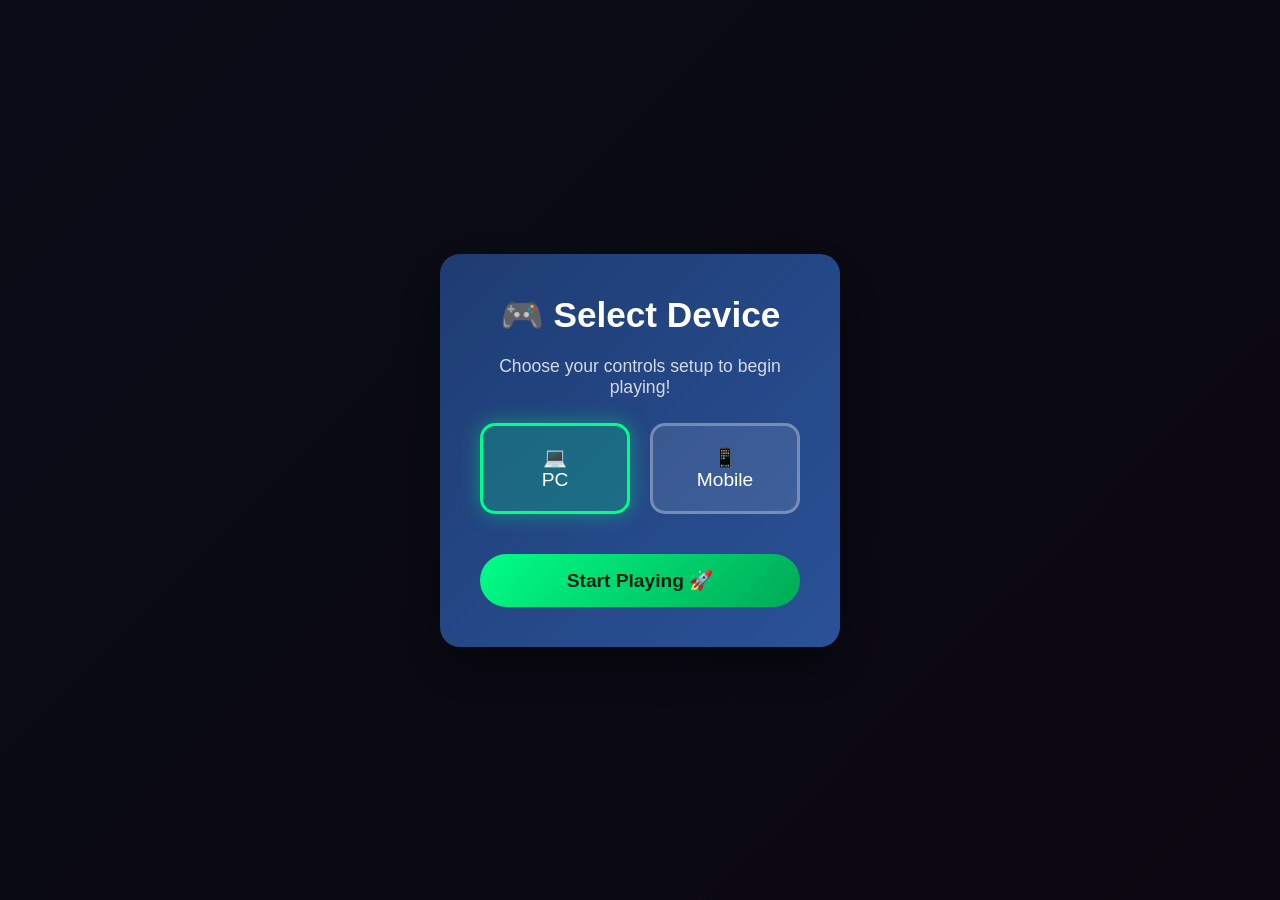
<file: testing.html>
<!DOCTYPE html>
<html lang="en">
<head>
    <meta charset="UTF-8">
    <meta name="viewport" content="width=device-width, initial-scale=1.0">
    <title>Epic Game Zone 🎮</title>
    <style>
        * {
            margin: 0;
            padding: 0;
            box-sizing: border-box;
        }

        body {
            font-family: 'Arial', sans-serif;
            background: linear-gradient(135deg, #667eea 0%, #764ba2 100%);
            color: white;
            overflow-x: hidden;
            min-height: 100vh;
        }

        .stars, .stars2 {
            position: fixed;
            top: 0;
            left: 0;
            width: 100%;
            height: 100%;
            pointer-events: none;
        }

        .stars {
            background: transparent url('[data-uri]') repeat;
            animation: animateStars 50s linear infinite;
        }

        .stars2 {
            background: transparent url('[data-uri]') repeat;
            animation: animateStars 100s linear infinite;
            opacity: 0.5;
        }

        @keyframes animateStars {
            from { transform: translateY(0px); }
            to { transform: translateY(-2000px); }
        }

        .login-screen {
            position: fixed;
            top: 0;
            left: 0;
            width: 100%;
            height: 100%;
            background: rgba(0, 0, 0, 0.9);
            display: flex;
            justify-content: center;
            align-items: center;
            z-index: 9999;
        }

        .login-screen.hidden {
            display: none;
        }

        .login-box {
            background: linear-gradient(135deg, #1e3c72 0%, #2a5298 100%);
            padding: 40px;
            border-radius: 20px;
            box-shadow: 0 20px 60px rgba(0, 0, 0, 0.5);
            text-align: center;
            max-width: 400px;
            width: 90%;
            animation: slideIn 0.5s;
        }

        @keyframes slideIn {
            from { transform: scale(0.8); opacity: 0; }
            to { transform: scale(1); opacity: 1; }
        }

        .login-box h2 {
            font-size: 2.2rem;
            margin-bottom: 20px;
        }

        .login-box p {
            margin-bottom: 25px;
            opacity: 0.8;
            font-size: 1.1rem;
        }

        .device-selection {
            display: flex;
            gap: 20px;
            justify-content: center;
            margin: 20px 0;
        }

        .device-btn {
            flex: 1;
            padding: 20px;
            border: 3px solid rgba(255, 255, 255, 0.3);
            border-radius: 15px;
            background: rgba(255, 255, 255, 0.1);
            cursor: pointer;
            transition: all 0.3s;
            font-size: 1.2rem;
        }

        .device-btn:hover {
            transform: scale(1.05);
            border-color: #667eea;
        }

        .device-btn.selected {
            border-color: #00ff88;
            background: rgba(0, 255, 136, 0.2);
            box-shadow: 0 0 20px rgba(0, 255, 136, 0.4);
        }

        .login-btn {
            width: 100%;
            padding: 15px;
            background: linear-gradient(135deg, #00ff88 0%, #00aa55 100%);
            border: none;
            border-radius: 50px;
            font-size: 1.2rem;
            font-weight: bold;
            color: #052211;
            cursor: pointer;
            margin-top: 20px;
            transition: transform 0.2s;
        }

        .login-btn:hover {
            transform: scale(1.05);
        }

        .top-bar {
            position: fixed;
            top: 0;
            left: 0;
            right: 0;
            background: rgba(0, 0, 0, 0.5);
            backdrop-filter: blur(10px);
            padding: 15px 20px;
            display: flex;
            justify-content: space-between;
            align-items: center;
            z-index: 100;
        }

        .top-bar-right {
            display: flex;
            gap: 15px;
            align-items: center;
            flex-wrap: wrap;
        }

        .friends-btn, .notifications-btn, .social-btn {
            padding: 10px 20px;
            background: rgba(255, 255, 255, 0.2);
            border: 2px solid rgba(255, 255, 255, 0.3);
            border-radius: 20px;
            color: white;
            cursor: pointer;
            position: relative;
            transition: all 0.3s;
            text-decoration: none;
            display: flex;
            align-items: center;
            gap: 5px;
        }

        .social-btn:hover {
            transform: scale(1.1);
            background: rgba(255, 255, 255, 0.3);
        }

        .youtube-btn:hover {
            border-color: #ff0000;
            box-shadow: 0 0 15px rgba(255, 0, 0, 0.5);
        }

        .instagram-btn:hover {
            border-color: #E1306C;
            box-shadow: 0 0 15px rgba(225, 48, 108, 0.5);
        }

        .discord-btn:hover {
            border-color: #5865F2;
            box-shadow: 0 0 15px rgba(88, 101, 242, 0.5);
        }

        .notification-badge {
            position: absolute;
            top: -5px;
            right: -5px;
            background: #ff0000;
            color: white;
            border-radius: 50%;
            width: 20px;
            height: 20px;
            display: none;
            align-items: center;
            justify-content: center;
            font-size: 0.7rem;
        }

        .friends-panel, .notifications-panel {
            position: fixed;
            top: 70px;
            right: -400px;
            width: 350px;
            height: calc(100% - 70px);
            background: linear-gradient(135deg, #1e3c72 0%, #2a5298 100%);
            box-shadow: -5px 0 20px rgba(0, 0, 0, 0.5);
            transition: right 0.3s;
            z-index: 99;
            overflow-y: auto;
            padding: 20px;
        }

        .friends-panel.open, .notifications-panel.open {
            right: 0;
        }

        .add-friend-section input {
            width: 100%;
            padding: 10px;
            border: none;
            border-radius: 10px;
            background: rgba(255, 255, 255, 0.1);
            color: white;
            margin-bottom: 10px;
        }

        .add-friend-btn {
            width: 100%;
            padding: 10px;
            background: linear-gradient(135deg, #00ff88 0%, #00aa55 100%);
            border: none;
            border-radius: 10px;
            color: white;
            font-weight: bold;
            cursor: pointer;
        }

        .friend-item {
            background: rgba(255, 255, 255, 0.1);
            padding: 15px;
            border-radius: 10px;
            margin-bottom: 10px;
            display: flex;
            justify-content: space-between;
            align-items: center;
        }

        .online-status {
            width: 10px;
            height: 10px;
            border-radius: 50%;
            background: #00ff00;
            display: inline-block;
            margin-right: 10px;
        }

        .challenge-btn {
            padding: 5px 15px;
            background: linear-gradient(135deg, #ff6b6b 0%, #ee5a52 100%);
            border: none;
            border-radius: 15px;
            color: white;
            cursor: pointer;
        }

        .notification-item {
            background: rgba(255, 255, 255, 0.1);
            padding: 15px;
            border-radius: 10px;
            margin-bottom: 10px;
        }

        .notification-actions {
            display: flex;
            gap: 10px;
            margin-top: 10px;
        }

        .accept-btn, .decline-btn {
            flex: 1;
            padding: 8px;
            border: none;
            border-radius: 10px;
            font-weight: bold;
            cursor: pointer;
        }

        .accept-btn {
            background: #00ff88;
            color: #000;
        }

        .decline-btn {
            background: #ff4444;
            color: white;
        }

        header {
            text-align: center;
            padding: 100px 20px 20px 20px;
        }

        .glitch {
            font-size: 4rem;
            font-weight: bold;
            text-transform: uppercase;
            animation: glitch 725ms infinite;
        }

        @keyframes glitch {
            0%, 100% { text-shadow: 0.05em 0 0 #00fffc, -0.03em -0.04em 0 #fc00ff, 0.025em 0.04em 0 #fffc00; }
            50% { text-shadow: -0.05em 0 0 #00fffc, 0.025em 0.035em 0 #fc00ff, -0.05em -0.05em 0 #fffc00; }
        }

        .subtitle {
            font-size: 1.5rem;
            margin-top: 10px;
            animation: colorChange 3s infinite;
        }

        @keyframes colorChange {
            0%, 100% { color: #ff6b6b; }
            25% { color: #4ecdc4; }
            50% { color: #45b7d1; }
            75% { color: #f9ca24; }
        }

        .container {
            max-width: 1400px;
            margin: 0 auto;
            padding: 20px;
        }

        .game-grid {
            display: grid;
            grid-template-columns: repeat(auto-fit, minmax(250px, 1fr));
            gap: 25px;
            padding: 20px;
        }

        .game-card {
            background: rgba(255, 255, 255, 0.1);
            border-radius: 20px;
            padding: 25px;
            text-align: center;
            cursor: pointer;
            transition: transform 0.3s;
            position: relative;
            backdrop-filter: blur(10px);
            border: 2px solid rgba(255, 255, 255, 0.2);
        }

        .game-card:hover {
            transform: translateY(-10px) scale(1.05);
            box-shadow: 0 20px 40px rgba(0, 0, 0, 0.3);
        }

        .multiplayer-badge {
            position: absolute;
            top: 10px;
            right: 10px;
            background: linear-gradient(135deg, #ff00ff 0%, #00ffff 100%);
            padding: 5px 15px;
            border-radius: 15px;
            font-size: 0.8rem;
            font-weight: bold;
        }

        .play-btn {
            background: linear-gradient(135deg, #667eea 0%, #764ba2 100%);
            color: white;
            border: none;
            padding: 12px 30px;
            font-size: 1rem;
            border-radius: 50px;
            cursor: pointer;
            font-weight: bold;
        }

        .game-modal {
            display: none;
            position: fixed;
            z-index: 1000;
            left: 0;
            top: 0;
            width: 100%;
            height: 100%;
            background-color: rgba(0, 0, 0, 0.9);
            overflow-y: auto;
        }

        .modal-content {
            background: linear-gradient(135deg, #1e3c72 0%, #2a5298 100%);
            margin: 3% auto;
            padding: 30px;
            border-radius: 20px;
            width: 90%;
            max-width: 900px;
            text-align: center;
        }

        .close {
            color: #aaa;
            float: right;
            font-size: 40px;
            font-weight: bold;
            cursor: pointer;
        }

        .close:hover {
            color: #fff;
        }

        .score {
            font-size: 1.5rem;
            margin: 20px 0;
            font-weight: bold;
        }

        canvas {
            background: rgba(0, 0, 0, 0.5);
            border-radius: 10px;
            margin: 20px auto;
            display: block;
            max-width: 100%;
        }

        .controls button {
            background: linear-gradient(135deg, #f093fb 0%, #f5576c 100%);
            color: white;
            border: none;
            padding: 15px 40px;
            font-size: 1.1rem;
            border-radius: 50px;
            cursor: pointer;
            font-weight: bold;
            margin: 10px;
        }

        .mobile-controls {
            display: none;
            margin-top: 20px;
        }

        .mobile-controls.active {
            display: block;
        }

        .dpad {
            display: grid;
            grid-template-columns: repeat(3, 70px);
            gap: 10px;
            justify-content: center;
            margin: 20px auto;
        }

        .dpad button {
            width: 70px;
            height: 70px;
            background: rgba(255, 255, 255, 0.2);
            border: 2px solid rgba(255, 255, 255, 0.4);
            border-radius: 15px;
            color: white;
            font-size: 1.8rem;
            cursor: pointer;
        }

        .action-buttons {
            display: flex;
            gap: 20px;
            justify-content: center;
            margin-top: 20px;
        }

        .action-btn {
            width: 90px;
            height: 90px;
            border-radius: 50%;
            background: linear-gradient(135deg, #f093fb 0%, #f5576c 100%);
            border: none;
            color: white;
            font-size: 1.2rem;
            font-weight: bold;
            cursor: pointer;
        }

        #colorGrid {
            display: grid;
            grid-template-columns: repeat(4, 100px);
            gap: 10px;
            justify-content: center;
            margin: 20px auto;
        }

        .color-card {
            width: 100px;
            height: 100px;
            background: linear-gradient(135deg, #667eea 0%, #764ba2 100%);
            border-radius: 10px;
            cursor: pointer;
            display: flex;
            align-items: center;
            justify-content: center;
            font-size: 3rem;
        }

        @media (max-width: 768px) {
            .glitch { font-size: 2rem; }
            .game-grid { grid-template-columns: 1fr; }
            .friends-panel, .notifications-panel { width: 100%; right: -100%; }
            .top-bar-right { gap: 10px; }
            .social-btn { padding: 8px 15px; font-size: 0.9rem; }
        }

        .social-modal {
            display: none;
            position: fixed;
            z-index: 10000;
            left: 0;
            top: 0;
            width: 100%;
            height: 100%;
            background-color: rgba(0, 0, 0, 0.9);
        }

        .social-modal-content {
            background: linear-gradient(135deg, #1e3c72 0%, #2a5298 100%);
            margin: 10% auto;
            padding: 40px;
            border-radius: 20px;
            width: 90%;
            max-width: 500px;
            text-align: center;
            animation: slideIn 0.3s;
        }

        .social-modal h2 {
            font-size: 2rem;
            margin-bottom: 20px;
        }

        .social-modal input {
            width: 100%;
            padding: 15px;
            border: none;
            border-radius: 10px;
            background: rgba(255, 255, 255, 0.1);
            color: white;
            font-size: 1rem;
            border: 2px solid rgba(255, 255, 255, 0.3);
            margin-bottom: 20px;
        }

        .social-modal input::placeholder {
            color: rgba(255, 255, 255, 0.6);
        }

        .social-modal-buttons {
            display: flex;
            gap: 15px;
            justify-content: center;
        }

        .save-social-btn, .cancel-social-btn {
            padding: 15px 40px;
            border: none;
            border-radius: 50px;
            font-size: 1.1rem;
            font-weight: bold;
            cursor: pointer;
            transition: all 0.3s;
        }

        .save-social-btn {
            background: linear-gradient(135deg, #00ff88 0%, #00aa55 100%);
            color: white;
        }

        .cancel-social-btn {
            background: rgba(255, 255, 255, 0.2);
            color: white;
        }

        .save-social-btn:hover, .cancel-social-btn:hover {
            transform: scale(1.05);
        }

        .social-info {
            margin-top: 15px;
            opacity: 0.8;
            font-size: 0.9rem;
        }
    </style>
</head>
<body>
    <div class="stars"></div>
    <div class="stars2"></div>

    <!-- Device Selection Screen (No login needed) -->
    <div id="loginScreen" class="login-screen">
        <div class="login-box">
            <h2>🎮 Select Device</h2>
            <p>Choose your controls setup to begin playing!</p>
            <div class="device-selection">
                <div class="device-btn selected" id="pcBtn" onclick="selectDevice('pc')">💻<br>PC</div>
                <div class="device-btn" id="mobileBtn" onclick="selectDevice('mobile')">📱<br>Mobile</div>
            </div>
            <button class="login-btn" onclick="startPlay()">Start Playing 🚀</button>
        </div>
    </div>
    
    <div id="mainContent" style="display: none;">
        <div class="top-bar">
            <div><span id="userDisplay">👤 Player (PC)</span></div>
            <div class="top-bar-right">
                <button class="social-btn youtube-btn" onclick="openSocialModal('youtube')">
                    📺 YouTube
                </button>
                <button class="social-btn instagram-btn" onclick="openSocialModal('instagram')">
                    📷 Instagram
                </button>
                <button class="social-btn discord-btn" onclick="openSocialModal('discord')">
                    💬 Discord
                </button>
                <button class="notifications-btn" onclick="toggleNotifications()">
                    🔔 Notifications
                    <span class="notification-badge" id="notificationBadge">0</span>
                </button>
                <button class="friends-btn" onclick="toggleFriends()">👥 Friends</button>
            </div>
        </div>

        <div class="friends-panel" id="friendsPanel">
            <h3>Friends List</h3>
            <div class="add-friend-section">
                <input type="text" id="friendUsername" placeholder="Friend's username">
                <button class="add-friend-btn" onclick="sendFriendRequest()">Send Request</button>
            </div>
            <div id="friendsList" style="margin-top: 20px;">
                <p style="opacity: 0.7;">No friends yet!</p>
            </div>
        </div>

        <div class="notifications-panel" id="notificationsPanel">
            <h3>Notifications</h3>
            <div id="notificationsList">
                <p style="opacity: 0.7;">No notifications</p>
            </div>
        </div>
        
        <header>
            <p id="welcomeMsg">Welcome, Gamer! 🎮</p>
            <h1 class="glitch">🎮 EPIC GAME ZONE 🎮</h1>
            <p class="subtitle">Choose Your Adventure!</p>
        </header>

        <div class="container">
            <div class="game-grid">
                <div class="game-card" onclick="showGame('snake')">
                    <h2>🐍 Snake</h2>
                    <p>Rainbow snake game!</p>
                    <button class="play-btn">PLAY</button>
                </div>

                <div class="game-card" onclick="showGame('flappy')">
                    <h2>🐦 Flappy Bird</h2>
                    <p>Fly through pipes!</p>
                    <button class="play-btn">PLAY</button>
                </div>

                <div class="game-card" onclick="showGame('colormatch')">
                    <h2>🎨 Color Match</h2>
                    <p>Memory game!</p>
                    <button class="play-btn">PLAY</button>
                </div>

                <div class="game-card" onclick="showGame('breakout')">
                    <h2>🧱 Breakout</h2>
                    <p>Break bricks!</p>
                    <button class="play-btn">PLAY</button>
                </div>

                <div class="game-card" onclick="showGame('pong')">
                    <span class="multiplayer-badge">1v1</span>
                    <h2>🏓 Pong</h2>
                    <p>Classic pong!</p>
                    <button class="play-btn">PLAY</button>
                </div>

                <div class="game-card" onclick="showGame('shooter')">
                    <h2>🚀 Shooter</h2>
                    <p>Shoot aliens!</p>
                    <button class="play-btn">PLAY</button>
                </div>

                <div class="game-card" onclick="showGame('racing')">
                    <span class="multiplayer-badge">1v1</span>
                    <h2>🏎️ Racing</h2>
                    <p>Dodge cars!</p>
                    <button class="play-btn">PLAY</button>
                </div>

                <div class="game-card" onclick="showGame('tictactoe')">
                    <span class="multiplayer-badge">1v1</span>
                    <h2>⭕ Tic Tac Toe</h2>
                    <p>Classic X and O!</p>
                    <button class="play-btn">PLAY</button>
                </div>

                <div class="game-card" onclick="showGame('platformer')">
                    <h2>🦸 Platformer</h2>
                    <p>Jump & collect!</p>
                    <button class="play-btn">PLAY</button>
                </div>

                <div class="game-card" onclick="showGame('maze')">
                    <h2>🌀 Maze</h2>
                    <p>Find the exit!</p>
                    <button class="play-btn">PLAY</button>
                </div>
            </div>
        </div>
    </div>

    <!-- Social Media Modals -->
    <div id="youtubeModal" class="social-modal">
        <div class="social-modal-content">
            <h2>📺 YouTube Channel</h2>
            <p>Enter your YouTube channel URL or username:</p>
            <input type="text" id="youtubeInput" placeholder="e.g., @YourChannel or youtube.com/c/YourChannel">
            <div class="social-modal-buttons">
                <button class="save-social-btn" onclick="saveSocial('youtube')">Save & Visit</button>
                <button class="cancel-social-btn" onclick="closeSocialModal('youtube')">Cancel</button>
            </div>
            <p class="social-info" id="youtubeInfo"></p>
        </div>
    </div>

    <div id="instagramModal" class="social-modal">
        <div class="social-modal-content">
            <h2>📷 Instagram</h2>
            <p>Enter your Instagram username:</p>
            <input type="text" id="instagramInput" placeholder="e.g., @yourusername">
            <div class="social-modal-buttons">
                <button class="save-social-btn" onclick="saveSocial('instagram')">Save & Visit</button>
                <button class="cancel-social-btn" onclick="closeSocialModal('instagram')">Cancel</button>
            </div>
            <p class="social-info" id="instagramInfo"></p>
        </div>
    </div>

    <div id="discordModal" class="social-modal">
        <div class="social-modal-content">
            <h2>💬 Discord</h2>
            <p>Enter your Discord invite link or server:</p>
            <input type="text" id="discordInput" placeholder="e.g., discord.gg/yourserver">
            <div class="social-modal-buttons">
                <button class="save-social-btn" onclick="saveSocial('discord')">Save & Visit</button>
                <button class="cancel-social-btn" onclick="closeSocialModal('discord')">Cancel</button>
            </div>
            <p class="social-info" id="discordInfo"></p>
        </div>
    </div>

    <!-- MODALS -->
    <div id="snake" class="game-modal">
        <div class="modal-content">
            <span class="close" onclick="closeGame('snake')">&times;</span>
            <h2>🐍 Snake Game</h2>
            <p class="score">Score: <span id="snakeScore">0</span></p>
            <canvas id="snakeCanvas"></canvas>
            <div class="controls">
                <p class="pc-only">Arrow Keys / WASD</p>
                <button onclick="restartSnake()">Restart</button>
            </div>
            <div class="mobile-controls" id="snakeMobile">
                <div class="dpad">
                    <div></div><button onclick="snakeMove('up')">⬆️</button><div></div>
                    <button onclick="snakeMove('left')">⬅️</button><div></div><button onclick="snakeMove('right')">➡️</button><div></div><button onclick="snakeMove('down')">⬇️</button><div></div>
                </div>
            </div>
        </div>
    </div>

    <div id="flappy" class="game-modal">
        <div class="modal-content">
            <span class="close" onclick="closeGame('flappy')">&times;</span>
            <h2>🐦 Flappy Bird</h2>
            <p class="score">Score: <span id="flappyScore">0</span></p>
            <canvas id="flappyCanvas"></canvas>
            <div class="controls">
                <p class="pc-only">SPACE or Click to Flap</p>
                <button onclick="restartFlappy()">Restart</button>
            </div>
            <div class="mobile-controls" id="flappyMobile">
                <button class="action-btn" style="width: 150px; height: 150px; font-size: 2rem;" onclick="flappyFlap()">TAP<br>TO<br>FLAP</button>
            </div>
        </div>
    </div>

    <div id="colormatch" class="game-modal">
        <div class="modal-content">
            <span class="close" onclick="closeGame('colormatch')">&times;</span>
            <h2>🎨 Color Match</h2>
            <p class="score">Moves: <span id="colorMoves">0</span> | Matches: <span id="colorMatches">0</span></p>
            <div id="colorGrid"></div>
            <div class="controls">
                <button onclick="restartColorMatch()">New Game</button>
            </div>
        </div>
    </div>

    <div id="breakout" class="game-modal">
        <div class="modal-content">
            <span class="close" onclick="closeGame('breakout')">&times;</span>
            <h2>🧱 Breakout</h2>
            <p class="score">Score: <span id="breakoutScore">0</span> | Lives: <span id="breakoutLives">3</span></p>
            <canvas id="breakoutCanvas"></canvas>
            <div class="controls">
                <p class="pc-only">Mouse / Arrow Keys</p>
                <button onclick="restartBreakout()">Restart</button>
            </div>
        </div>
    </div>

    <div id="pong" class="game-modal">
        <div class="modal-content">
            <span class="close" onclick="closeGame('pong')">&times;</span>
            <h2>🏓 Pong</h2>
            <p class="score">You: <span id="pongScoreP1">0</span> | AI: <span id="pongScoreP2">0</span></p>
            <canvas id="pongCanvas"></canvas>
            <div class="controls">
                <p class="pc-only">W/S or Up/Down</p>
                <button onclick="restartPong()">Restart</button>
                <button onclick="challengeToGame('pong')">Challenge Friend</button>
            </div>
            <div class="mobile-controls" id="pongMobile">
                <div class="action-buttons">
                    <button class="action-btn" onclick="pongMove('up')">⬆️</button>
                    <button class="action-btn" onclick="pongMove('down')">⬇️</button>
                </div>
            </div>
        </div>
    </div>

    <div id="shooter" class="game-modal">
        <div class="modal-content">
            <span class="close" onclick="closeGame('shooter')">&times;</span>
            <h2>🚀 Space Shooter</h2>
            <p class="score">Score: <span id="shooterScore">0</span> | Lives: <span id="shooterLives">3</span></p>
            <canvas id="shooterCanvas"></canvas>
            <div class="controls">
                <p class="pc-only">Arrows to move, SPACE to shoot</p>
                <button onclick="restartShooter()">Restart</button>
            </div>
            <div class="mobile-controls" id="shooterMobile">
                <div class="action-buttons">
                    <button class="action-btn" onclick="shooterMove('left')">⬅️</button>
                    <button class="action-btn" onclick="shooterShoot()">🔥</button>
                    <button class="action-btn" onclick="shooterMove('right')">➡️</button>
                </div>
            </div>
        </div>
    </div>

    <div id="racing" class="game-modal">
        <div class="modal-content">
            <span class="close" onclick="closeGame('racing')">&times;</span>
            <h2>🏎️ Racing</h2>
            <p class="score">Distance: <span id="racingScore">0</span>m</p>
            <canvas id="racingCanvas"></canvas>
            <div class="controls">
                <p class="pc-only">Arrow Keys</p>
                <button onclick="restartRacing()">Restart</button>
                <button onclick="challengeToGame('racing')">Challenge Friend</button>
            </div>
            <div class="mobile-controls" id="racingMobile">
                <div class="action-buttons">
                    <button class="action-btn" onclick="racingMove('left')">⬅️</button>
                    <button class="action-btn" onclick="racingMove('right')">➡️</button>
                </div>
            </div>
        </div>
    </div>

    <div id="tictactoe" class="game-modal">
        <div class="modal-content">
            <span class="close" onclick="closeGame('tictactoe')">&times;</span>
            <h2>⭕ Tic Tac Toe</h2>
            <p class="score" id="tttStatus">Player X's Turn</p>
            <div id="tttBoard" style="display: grid; grid-template-columns: repeat(3, 100px); gap: 10px; justify-content: center; margin: 20px;"></div>
            <div class="controls">
                <button onclick="restartTicTacToe()">New Game</button>
                <button onclick="challengeToGame('tictactoe')">Challenge Friend</button>
            </div>
        </div>
    </div>

    <div id="platformer" class="game-modal">
        <div class="modal-content">
            <span class="close" onclick="closeGame('platformer')">&times;</span>
            <h2>🦸 Platformer</h2>
            <p class="score">Coins: <span id="platformerScore">0</span></p>
            <canvas id="platformerCanvas"></canvas>
            <div class="controls">
                <p class="pc-only">Arrows to move, SPACE to jump</p>
                <button onclick="restartPlatformer()">Restart</button>
            </div>
            <div class="mobile-controls" id="platformerMobile">
                <div class="action-buttons">
                    <button class="action-btn" onclick="platformerMove('left')">⬅️</button>
                    <button class="action-btn" onclick="platformerJump()">⬆️<br>JUMP</button>
                    <button class="action-btn" onclick="platformerMove('right')">➡️</button>
                </div>
            </div>
        </div>
    </div>

    <div id="maze" class="game-modal">
        <div class="modal-content">
            <span class="close" onclick="closeGame('maze')">&times;</span>
            <h2>🌀 Maze Runner</h2>
            <p class="score">Time: <span id="mazeTime">0</span>s</p>
            <canvas id="mazeCanvas"></canvas>
            <div class="controls">
                <p class="pc-only">Arrow Keys / WASD</p>
                <button onclick="restartMaze()">New Maze</button>
            </div>
            <div class="mobile-controls" id="mazeMobile">
                <div class="dpad">
                    <div></div><button onclick="mazeMove('up')">⬆️</button><div></div>
                    <button onclick="mazeMove('left')">⬅️</button><div></div><button onclick="mazeMove('right')">➡️</button><div></div><button onclick="mazeMove('down')">⬇️</button><div></div>
                </div>
            </div>
        </div>
    </div>

    <script>
        let currentDevice = 'pc';
        let friends = [];
        let notifications = [];
        let onlineUsers = ['Player1', 'GamerX', 'ProGamer99'];
        let socialLinks = {
            youtube: '',
            instagram: '',
            discord: ''
        };

        function loadSocialLinks() {
            const saved = localStorage.getItem('socialLinks');
            if (saved) {
                socialLinks = JSON.parse(saved);
            }
        }

        function openSocialModal(platform) {
            const modal = document.getElementById(platform + 'Modal');
            modal.style.display = 'block';
            
            if (socialLinks[platform]) {
                document.getElementById(platform + 'Input').value = socialLinks[platform];
                document.getElementById(platform + 'Info').textContent = `Current: ${socialLinks[platform]}`;
            }
        }

        function closeSocialModal(platform) {
            document.getElementById(platform + 'Modal').style.display = 'none';
        }

        function saveSocial(platform) {
            const input = document.getElementById(platform + 'Input').value.trim();
            
            if (!input) {
                alert('Please enter a valid link!');
                return;
            }

            let url = input;

            if (platform === 'youtube') {
                if (input.startsWith('@')) {
                    url = `https://youtube.com/${input}`;
                } else if (!input.startsWith('http')) {
                    url = `https://youtube.com/c/${input}`;
                }
            } else if (platform === 'instagram') {
                const username = input.replace('@', '');
                url = `https://instagram.com/${username}`;
            } else if (platform === 'discord') {
                if (!input.startsWith('http')) {
                    url = `https://discord.gg/${input.replace('discord.gg/', '')}`;
                }
            }

            socialLinks[platform] = input;
            localStorage.setItem('socialLinks', JSON.stringify(socialLinks));

            window.open(url, '_blank');
            closeSocialModal(platform);
            
            alert(`${platform.charAt(0).toUpperCase() + platform.slice(1)} link saved!`);
        }

        window.onclick = function(event) {
            if (event.target.classList.contains('social-modal')) {
                event.target.style.display = 'none';
            }
        };

        function selectDevice(device) {
            currentDevice = device;
            document.getElementById('pcBtn').classList.remove('selected');
            document.getElementById('mobileBtn').classList.remove('selected');
            document.getElementById(device + 'Btn').classList.add('selected');
        }

        function startPlay() {
            localStorage.setItem('gameDevice', currentDevice);

            document.getElementById('loginScreen').classList.add('hidden');
            document.getElementById('mainContent').style.display = 'block';
            document.getElementById('welcomeMsg').textContent = `Welcome, Gamer! 🎮`;
            document.getElementById('userDisplay').textContent = `👤 Player (${currentDevice.toUpperCase()})`;

            updateMobileControls();
        }

        function updateMobileControls() {
            const isMobile = currentDevice === 'mobile';
            document.querySelectorAll('.mobile-controls').forEach(el => {
                el.classList.toggle('active', isMobile);
            });
            document.querySelectorAll('.pc-only').forEach(el => {
                el.style.display = isMobile ? 'none' : 'block';
            });
        }

        window.onload = function() {
            loadSocialLinks();
            
            const savedDevice = localStorage.getItem('gameDevice');
            if (savedDevice) {
                currentDevice = savedDevice;
                document.getElementById('pcBtn').classList.remove('selected');
                document.getElementById('mobileBtn').classList.remove('selected');
                document.getElementById(savedDevice + 'Btn').classList.add('selected');
            }

            setTimeout(() => {
                addNotification('GamerX wants to be your friend!', 'friend-request', 'GamerX');
            }, 5000);
        };

        function toggleFriends() {
            const panel = document.getElementById('friendsPanel');
            panel.classList.toggle('open');
            document.getElementById('notificationsPanel').classList.remove('open');
        }

        function toggleNotifications() {
            const panel = document.getElementById('notificationsPanel');
            panel.classList.toggle('open');
            document.getElementById('friendsPanel').classList.remove('open');
        }

        function sendFriendRequest() {
            const name = document.getElementById('friendUsername').value.trim();
            if (!name) return alert('Enter a username!');
            if (friends.some(f => f.name === name)) return alert('Already friends!');
            
            alert(`Friend request sent to ${name}!`);
            setTimeout(() => {
                addNotification(`${name} accepted your friend request!`, 'friend-accept', name);
            }, 2000);
            document.getElementById('friendUsername').value = '';
        }

        function addNotification(msg, type, data) {
            notifications.push({ msg, type, data, id: Date.now() });
            updateNotificationBadge();
            renderNotifications();
        }

        function updateNotificationBadge() {
            const badge = document.getElementById('notificationBadge');
            if (notifications.length > 0) {
                badge.style.display = 'flex';
                badge.textContent = notifications.length;
            } else {
                badge.style.display = 'none';
            }
        }

        function renderNotifications() {
            const container = document.getElementById('notificationsList');
            if (notifications.length === 0) {
                container.innerHTML = '<p style="opacity: 0.7;">No notifications</p>';
                return;
            }

            container.innerHTML = notifications.map(n => `
                <div class="notification-item">
                    <p>${n.msg}</p>
                    ${n.type === 'friend-request' ? `
                        <div class="notification-actions">
                            <button class="accept-btn" onclick="acceptFriend('${n.data}', ${n.id})">Accept</button>
                            <button class="decline-btn" onclick="declineNotif(${n.id})">Decline</button>
                        </div>
                    ` : n.type === 'friend-accept' ? `
                        <div class="notification-actions">
                            <button class="accept-btn" onclick="confirmFriend('${n.data}', ${n.id})">OK</button>
                        </div>
                    ` : ''}
                </div>
            `).join('');
        }

        function acceptFriend(name, id) {
            friends.push({ name, online: onlineUsers.includes(name) });
            notifications = notifications.filter(n => n.id !== id);
            updateNotificationBadge();
            renderNotifications();
            renderFriends();
        }

        function confirmFriend(name, id) {
            friends.push({ name, online: onlineUsers.includes(name) });
            notifications = notifications.filter(n => n.id !== id);
            updateNotificationBadge();
            renderNotifications();
            renderFriends();
        }

        function declineNotif(id) {
            notifications = notifications.filter(n => n.id !== id);
            updateNotificationBadge();
            renderNotifications();
        }

        function renderFriends() {
            const container = document.getElementById('friendsList');
            if (friends.length === 0) {
                container.innerHTML = '<p style="opacity: 0.7;">No friends yet!</p>';
                return;
            }

            container.innerHTML = friends.map(f => `
                <div class="friend-item">
                    <div>
                        <span class="${f.online ? 'online-status' : ''}"></span>
                        ${f.name}
                    </div>
                    ${f.online ? `<button class="challenge-btn" onclick="challengeFriend('${f.name}')">1v1</button>` : ''}
                </div>
            `).join('');
        }

        function challengeFriend(name) {
            alert(`Select a game to challenge ${name}!`);
        }

        function challengeToGame(game) {
            if (friends.length === 0) return alert('Add friends first!');
            const online = friends.filter(f => f.online);
            if (online.length === 0) return alert('No online friends!');
            alert(`Challenge sent to ${online[0].name}! They accepted!`);
        }

        function showGame(id) {
            document.getElementById(id).style.display = 'block';
            updateMobileControls();
            
            if (id === 'snake') initSnake();
            if (id === 'flappy') initFlappy();
            if (id === 'colormatch') initColorMatch();
            if (id === 'breakout') initBreakout();
            if (id === 'pong') initPong();
            if (id === 'shooter') initShooter();
            if (id === 'racing') initRacing();
            if (id === 'tictactoe') initTicTacToe();
            if (id === 'platformer') initPlatformer();
            if (id === 'maze') initMaze();
        }

        function closeGame(id) {
            document.getElementById(id).style.display = 'none';
            window['stop' + id.charAt(0).toUpperCase() + id.slice(1)] = true;
        }

        // SNAKE GAME
        let snakeGame = { running: false, snake: [], food: {}, dx: 0, dy: 0, score: 0 };
        
        function snakeMove(dir) {
            const g = 20;
            if (dir === 'up' && snakeGame.dy === 0) { snakeGame.dx = 0; snakeGame.dy = -g; }
            if (dir === 'down' && snakeGame.dy === 0) { snakeGame.dx = 0; snakeGame.dy = g; }
            if (dir === 'left' && snakeGame.dx === 0) { snakeGame.dx = -g; snakeGame.dy = 0; }
            if (dir === 'right' && snakeGame.dx === 0) { snakeGame.dx = g; snakeGame.dy = 0; }
        }

        function initSnake() {
            const c = document.getElementById('snakeCanvas');
            c.width = Math.min(400, window.innerWidth - 40);
            c.height = Math.min(400, window.innerWidth - 40);
            const ctx = c.getContext('2d');
            
            snakeGame = {
                running: true,
                snake: [{ x: 200, y: 200 }],
                food: { x: 100, y: 100 },
                dx: 20,
                dy: 0,
                score: 0
            };
            
            document.getElementById('snakeScore').textContent = 0;
            
            document.onkeydown = (e) => {
                if (e.keyCode === 37 || e.keyCode === 65) snakeMove('left');
                if (e.keyCode === 38 || e.keyCode === 87) snakeMove('up');
                if (e.keyCode === 39 || e.keyCode === 68) snakeMove('right');
                if (e.keyCode === 40 || e.keyCode === 83) snakeMove('down');
            };
            
            function gameLoop() {
                if (!snakeGame.running) return;
                
                const head = { 
                    x: snakeGame.snake[0].x + snakeGame.dx, 
                    y: snakeGame.snake[0].y + snakeGame.dy 
                };
                
                if (head.x < 0 || head.x >= c.width || head.y < 0 || head.y >= c.height ||
                    snakeGame.snake.some(s => s.x === head.x && s.y === head.y)) {
                    alert(`Game Over! Score: ${snakeGame.score}`);
                    snakeGame.running = false;
                    return;
                }
                
                snakeGame.snake.unshift(head);
                
                if (head.x === snakeGame.food.x && head.y === snakeGame.food.y) {
                    snakeGame.score += 10;
                    document.getElementById('snakeScore').textContent = snakeGame.score;
                    snakeGame.food = {
                        x: Math.floor(Math.random() * (c.width / 20)) * 20,
                        y: Math.floor(Math.random() * (c.height / 20)) * 20
                    };
                } else {
                    snakeGame.snake.pop();
                }
                
                ctx.clearRect(0, 0, c.width, c.height);
                snakeGame.snake.forEach((s, i) => {
                    ctx.fillStyle = `hsl(${i * 10}, 100%, 50%)`;
                    ctx.fillRect(s.x, s.y, 20, 20);
                });
                ctx.fillStyle = '#ff0066';
                ctx.fillRect(snakeGame.food.x, snakeGame.food.y, 20, 20);
                
                setTimeout(gameLoop, 100);
            }
            gameLoop();
        }
        
        function restartSnake() { initSnake(); }

        // FLAPPY BIRD
        let flappyGame = { running: false, bird: {}, pipes: [], score: 0 };
        
        function flappyFlap() {
            flappyGame.bird.velocity = -8;
        }

        function initFlappy() {
            const c = document.getElementById('flappyCanvas');
            c.width = Math.min(400, window.innerWidth - 40);
            c.height = Math.min(600, window.innerHeight - 250);
            const ctx = c.getContext('2d');
            
            flappyGame = {
                running: true,
                bird: { x: 50, y: c.height / 2, velocity: 0, radius: 15 },
                pipes: [],
                score: 0
            };
            
            document.getElementById('flappyScore').textContent = 0;
            
            document.onkeydown = (e) => { if (e.keyCode === 32) flappyFlap(); };
            c.onclick = flappyFlap;
            
            function gameLoop() {
                if (!flappyGame.running) return;
                
                flappyGame.bird.velocity += 0.5;
                flappyGame.bird.y += flappyGame.bird.velocity;
                
                if (flappyGame.pipes.length === 0 || flappyGame.pipes[flappyGame.pipes.length - 1].x < c.width - 200) {
                    const gap = 150;
                    const height = Math.random() * (c.height - gap - 100) + 50;
                    flappyGame.pipes.push({ x: c.width, top: height, bottom: height + gap, width: 50, counted: false });
                }
                
                ctx.clearRect(0, 0, c.width, c.height);
                
                ctx.fillStyle = '#ffff00';
                ctx.beginPath();
                ctx.arc(flappyGame.bird.x, flappyGame.bird.y, flappyGame.bird.radius, 0, Math.PI * 2);
                ctx.fill();
                
                for (let i = flappyGame.pipes.length - 1; i >= 0; i--) {
                    const p = flappyGame.pipes[i];
                    p.x -= 2;
                    
                    ctx.fillStyle = `hsl(${(p.x + i * 50) % 360}, 100%, 50%)`;
                    ctx.fillRect(p.x, 0, p.width, p.top);
                    ctx.fillRect(p.x, p.bottom, p.width, c.height - p.bottom);
                    
                    if (flappyGame.bird.x + flappyGame.bird.radius > p.x && 
                        flappyGame.bird.x - flappyGame.bird.radius < p.x + p.width &&
                        (flappyGame.bird.y - flappyGame.bird.radius < p.top || 
                         flappyGame.bird.y + flappyGame.bird.radius > p.bottom)) {
                        alert(`Game Over! Score: ${flappyGame.score}`);
                        flappyGame.running = false;
                        return;
                    }
                    
                    if (!p.counted && flappyGame.bird.x > p.x + p.width) {
                        flappyGame.score++;
                        document.getElementById('flappyScore').textContent = flappyGame.score;
                        p.counted = true;
                    }
                    
                    if (p.x + p.width < 0) flappyGame.pipes.splice(i, 1);
                }
                
                if (flappyGame.bird.y - flappyGame.bird.radius < 0 || 
                    flappyGame.bird.y + flappyGame.bird.radius > c.height) {
                    alert(`Game Over! Score: ${flappyGame.score}`);
                    flappyGame.running = false;
                    return;
                }
                
                setTimeout(gameLoop, 20);
            }
            gameLoop();
        }
        
        function restartFlappy() { initFlappy(); }

        // COLOR MATCH
        let colorGame = { cards: [], flipped: [], moves: 0, matches: 0 };
        
        function initColorMatch() {
            const colors = ['🔴', '🟢', '🔵', '🟡', '🟣', '🟠', '⚫', '⚪'];
            colorGame.cards = [...colors, ...colors].sort(() => Math.random() - 0.5);
            colorGame.flipped = [];
            colorGame.moves = 0;
            colorGame.matches = 0;
            
            document.getElementById('colorMoves').textContent = 0;
            document.getElementById('colorMatches').textContent = 0;
            
            const grid = document.getElementById('colorGrid');
            grid.innerHTML = '';
            
            colorGame.cards.forEach((color, i) => {
                const card = document.createElement('div');
                card.className = 'color-card';
                card.textContent = '?';
                card.dataset.index = i;
                card.dataset.color = color;
                card.onclick = () => {
                    if (colorGame.flipped.length >= 2 || card.textContent !== '?') return;
                    
                    card.textContent = color;
                    colorGame.flipped.push(card);
                    
                    if (colorGame.flipped.length === 2) {
                        colorGame.moves++;
                        document.getElementById('colorMoves').textContent = colorGame.moves;
                        
                        setTimeout(() => {
                            if (colorGame.flipped[0].dataset.color === colorGame.flipped[1].dataset.color) {
                                colorGame.matches++;
                                document.getElementById('colorMatches').textContent = colorGame.matches;
                                if (colorGame.matches === 8) alert(`You won in ${colorGame.moves} moves!`);
                            } else {
                                colorGame.flipped.forEach(c => c.textContent = '?');
                            }
                            colorGame.flipped = [];
                        }, 1000);
                    }
                };
                grid.appendChild(card);
            });
        }
        
        function restartColorMatch() { initColorMatch(); }

        // BREAKOUT
        let breakoutGame = { running: false, paddle: {}, ball: {}, bricks: [], score: 0, lives: 3 };
        
        function initBreakout() {
            const c = document.getElementById('breakoutCanvas');
            c.width = Math.min(600, window.innerWidth - 40);
            c.height = Math.min(400, window.innerHeight - 300);
            const ctx = c.getContext('2d');
            
            breakoutGame = {
                running: true,
                paddle: { x: c.width / 2 - 50, y: c.height - 30, width: 100, height: 10, dx: 0 },
                ball: { x: c.width / 2, y: c.height - 50, radius: 8, dx: 3, dy: -3 },
                bricks: [],
                score: 0,
                lives: 3
            };
            
            for (let r = 0; r < 5; r++) {
                for (let col = 0; col < 8; col++) {
                    breakoutGame.bricks.push({
                        x: col * 75,
                        y: r * 30 + 30,
                        width: 70,
                        height: 25,
                        alive: true,
                        color: `hsl(${(r * 8 + col) * 20}, 100%, 50%)`
                    });
                }
            }
            
            document.getElementById('breakoutScore').textContent = 0;
            document.getElementById('breakoutLives').textContent = 3;
            
            let keys = {};
            document.onkeydown = e => keys[e.keyCode] = true;
            document.onkeyup = e => keys[e.keyCode] = false;
            c.onmousemove = e => {
                const rect = c.getBoundingClientRect();
                breakoutGame.paddle.x = e.clientX - rect.left - breakoutGame.paddle.width / 2;
            };
            
            function gameLoop() {
                if (!breakoutGame.running) return;
                
                if (keys[37]) breakoutGame.paddle.x -= 7;
                if (keys[39]) breakoutGame.paddle.x += 7;
                
                if (breakoutGame.paddle.x < 0) breakoutGame.paddle.x = 0;
                if (breakoutGame.paddle.x > c.width - breakoutGame.paddle.width) {
                    breakoutGame.paddle.x = c.width - breakoutGame.paddle.width;
                }
                
                breakoutGame.ball.x += breakoutGame.ball.dx;
                breakoutGame.ball.y += breakoutGame.ball.dy;
                
                if (breakoutGame.ball.x + breakoutGame.ball.radius > c.width || 
                    breakoutGame.ball.x - breakoutGame.ball.radius < 0) {
                    breakoutGame.ball.dx = -breakoutGame.ball.dx;
                }
                if (breakoutGame.ball.y - breakoutGame.ball.radius < 0) {
                    breakoutGame.ball.dy = -breakoutGame.ball.dy;
                }
                
                if (breakoutGame.ball.y + breakoutGame.ball.radius > breakoutGame.paddle.y &&
                    breakoutGame.ball.x > breakoutGame.paddle.x && 
                    breakoutGame.ball.x < breakoutGame.paddle.x + breakoutGame.paddle.width) {
                    breakoutGame.ball.dy = -breakoutGame.ball.dy;
                }
                
                if (breakoutGame.ball.y + breakoutGame.ball.radius > c.height) {
                    breakoutGame.lives--;
                    document.getElementById('breakoutLives').textContent = breakoutGame.lives;
                    if (breakoutGame.lives === 0) {
                        alert(`Game Over! Score: ${breakoutGame.score}`);
                        breakoutGame.running = false;
                        return;
                    }
                    breakoutGame.ball.x = c.width / 2;
                    breakoutGame.ball.y = c.height - 50;
                }
                
                ctx.clearRect(0, 0, c.width, c.height);
                
                ctx.fillStyle = '#00ffff';
                ctx.fillRect(breakoutGame.paddle.x, breakoutGame.paddle.y, 
                           breakoutGame.paddle.width, breakoutGame.paddle.height);
                
                ctx.fillStyle = '#fff';
                ctx.beginPath();
                ctx.arc(breakoutGame.ball.x, breakoutGame.ball.y, breakoutGame.ball.radius, 0, Math.PI * 2);
                ctx.fill();
                
                let allDead = true;
                breakoutGame.bricks.forEach(b => {
                    if (b.alive) {
                        allDead = false;
                        ctx.fillStyle = b.color;
                        ctx.fillRect(b.x, b.y, b.width, b.height);
                        
                        if (breakoutGame.ball.x > b.x && breakoutGame.ball.x < b.x + b.width &&
                            breakoutGame.ball.y > b.y && breakoutGame.ball.y < b.y + b.height) {
                            breakoutGame.ball.dy = -breakoutGame.ball.dy;
                            b.alive = false;
                            breakoutGame.score += 10;
                            document.getElementById('breakoutScore').textContent = breakoutGame.score;
                        }
                    }
                });
                
                if (allDead) {
                    alert(`You Win! Score: ${breakoutGame.score}`);
                    breakoutGame.running = false;
                    return;
                }
                
                setTimeout(gameLoop, 20);
            }
            gameLoop();
        }
        
        function restartBreakout() { initBreakout(); }

        // PONG
        let pongGame = { running: false, p1: {}, p2: {}, ball: {}, scoreP1: 0, scoreP2: 0 };
        
        function pongMove(dir) {
            pongGame.p1.dy = dir === 'up' ? -6 : 6;
            setTimeout(() => pongGame.p1.dy = 0, 100);
        }

        function initPong() {
            const c = document.getElementById('pongCanvas');
            c.width = Math.min(600, window.innerWidth - 40);
            c.height = Math.min(400, window.innerHeight - 300);
            const ctx = c.getContext('2d');
            
            pongGame = {
                running: true,
                p1: { x: 10, y: c.height / 2 - 40, width: 10, height: 80, dy: 0 },
                p2: { x: c.width - 20, y: c.height / 2 - 40, width: 10, height: 80 },
                ball: { x: c.width / 2, y: c.height / 2, radius: 8, dx: 4, dy: 4 },
                scoreP1: 0,
                scoreP2: 0
            };
            
            document.getElementById('pongScoreP1').textContent = 0;
            document.getElementById('pongScoreP2').textContent = 0;
            
            document.onkeydown = e => {
                if (e.keyCode === 38 || e.keyCode === 87) pongGame.p1.dy = -6;
                if (e.keyCode === 40 || e.keyCode === 83) pongGame.p1.dy = 6;
            };
            document.onkeyup = () => pongGame.p1.dy = 0;
            
            function gameLoop() {
                if (!pongGame.running) return;
                
                pongGame.p1.y += pongGame.p1.dy;
                if (pongGame.p1.y < 0) pongGame.p1.y = 0;
                if (pongGame.p1.y > c.height - pongGame.p1.height) {
                    pongGame.p1.y = c.height - pongGame.p1.height;
                }
                
                if (pongGame.p2.y + pongGame.p2.height / 2 < pongGame.ball.y) pongGame.p2.y += 4;
                else pongGame.p2.y -= 4;
                
                pongGame.ball.x += pongGame.ball.dx;
                pongGame.ball.y += pongGame.ball.dy;
                
                if (pongGame.ball.y - pongGame.ball.radius < 0 || 
                    pongGame.ball.y + pongGame.ball.radius > c.height) {
                    pongGame.ball.dy = -pongGame.ball.dy;
                }
                
                if (pongGame.ball.x - pongGame.ball.radius < pongGame.p1.x + pongGame.p1.width &&
                    pongGame.ball.y > pongGame.p1.y && 
                    pongGame.ball.y < pongGame.p1.y + pongGame.p1.height) {
                    pongGame.ball.dx = -pongGame.ball.dx;
                }
                
                if (pongGame.ball.x + pongGame.ball.radius > pongGame.p2.x &&
                    pongGame.ball.y > pongGame.p2.y && 
                    pongGame.ball.y < pongGame.p2.y + pongGame.p2.height) {
                    pongGame.ball.dx = -pongGame.ball.dx;
                }
                
                if (pongGame.ball.x < 0) {
                    pongGame.scoreP2++;
                    document.getElementById('pongScoreP2').textContent = pongGame.scoreP2;
                    pongGame.ball.x = c.width / 2;
                    pongGame.ball.y = c.height / 2;
                }
                if (pongGame.ball.x > c.width) {
                    pongGame.scoreP1++;
                    document.getElementById('pongScoreP1').textContent = pongGame.scoreP1;
                    pongGame.ball.x = c.width / 2;
                    pongGame.ball.y = c.height / 2;
                }
                
                ctx.fillStyle = '#000';
                ctx.fillRect(0, 0, c.width, c.height);
                
                ctx.fillStyle = '#fff';
                ctx.fillRect(pongGame.p1.x, pongGame.p1.y, pongGame.p1.width, pongGame.p1.height);
                ctx.fillRect(pongGame.p2.x, pongGame.p2.y, pongGame.p2.width, pongGame.p2.height);
                
                ctx.beginPath();
                ctx.arc(pongGame.ball.x, pongGame.ball.y, pongGame.ball.radius, 0, Math.PI * 2);
                ctx.fill();
                
                setTimeout(gameLoop, 20);
            }
            gameLoop();
        }
        
        function restartPong() { initPong(); }

        // SHOOTER
        let shooterGame = { running: false, player: {}, enemies: [], bullets: [], score: 0, lives: 3 };
        
        function shooterMove(dir) {
            shooterGame.player.dx = dir === 'left' ? -5 : 5;
            setTimeout(() => shooterGame.player.dx = 0, 100);
        }
        
        function shooterShoot() {
            shooterGame.bullets.push({
                x: shooterGame.player.x + shooterGame.player.width / 2,
                y: shooterGame.player.y,
                width: 4,
                height: 10,
                dy: -7
            });
        }

        function initShooter() {
            const c = document.getElementById('shooterCanvas');
            c.width = Math.min(600, window.innerWidth - 40);
            c.height = Math.min(400, window.innerHeight - 300);
            const ctx = c.getContext('2d');
            
            shooterGame = {
                running: true,
                player: { x: c.width / 2 - 20, y: c.height - 50, width: 40, height: 30, dx: 0 },
                enemies: [],
                bullets: [],
                score: 0,
                lives: 3
            };
            
            for (let r = 0; r < 3; r++) {
                for (let col = 0; col < 8; col++) {
                    shooterGame.enemies.push({
                        x: col * 70 + 20,
                        y: r * 50 + 30,
                        width: 40,
                        height: 30,
                        alive: true
                    });
                }
            }
            
            document.getElementById('shooterScore').textContent = 0;
            document.getElementById('shooterLives').textContent = 3;
            
            document.onkeydown = e => {
                if (e.keyCode === 37) shooterGame.player.dx = -5;
                if (e.keyCode === 39) shooterGame.player.dx = 5;
                if (e.keyCode === 32) { e.preventDefault(); shooterShoot(); }
            };
            document.onkeyup = () => shooterGame.player.dx = 0;
            
            function gameLoop() {
                if (!shooterGame.running) return;
                
                shooterGame.player.x += shooterGame.player.dx;
                if (shooterGame.player.x < 0) shooterGame.player.x = 0;
                if (shooterGame.player.x > c.width - shooterGame.player.width) {
                    shooterGame.player.x = c.width - shooterGame.player.width;
                }
                
                ctx.clearRect(0, 0, c.width, c.height);
                
                ctx.fillStyle = '#00ff00';
                ctx.fillRect(shooterGame.player.x, shooterGame.player.y, 
                           shooterGame.player.width, shooterGame.player.height);
                
                for (let i = shooterGame.bullets.length - 1; i >= 0; i--) {
                    const b = shooterGame.bullets[i];
                    b.y += b.dy;
                    
                    ctx.fillStyle = '#ffff00';
                    ctx.fillRect(b.x, b.y, b.width, b.height);
                    
                    if (b.y < 0) shooterGame.bullets.splice(i, 1);
                }
                
                let allDead = true;
                shooterGame.enemies.forEach((e, idx) => {
                    if (e.alive) {
                        allDead = false;
                        
                        ctx.fillStyle = '#ff00ff';
                        ctx.fillRect(e.x, e.y, e.width, e.height);
                        
                        for (let i = shooterGame.bullets.length - 1; i >= 0; i--) {
                            const b = shooterGame.bullets[i];
                            if (b.x > e.x && b.x < e.x + e.width &&
                                b.y > e.y && b.y < e.y + e.height) {
                                e.alive = false;
                                shooterGame.bullets.splice(i, 1);
                                shooterGame.score += 10;
                                document.getElementById('shooterScore').textContent = shooterGame.score;
                            }
                        }
                        
                        e.y += 0.3;
                        
                        if (e.y + e.height > shooterGame.player.y) {
                            alert(`Game Over! Score: ${shooterGame.score}`);
                            shooterGame.running = false;
                            return;
                        }
                    }
                });
                
                if (allDead) {
                    alert(`You Win! Score: ${shooterGame.score}`);
                    shooterGame.running = false;
                    return;
                }
                
                setTimeout(gameLoop, 20);
            }
            gameLoop();
        }
        
        function restartShooter() { initShooter(); }

        // RACING
        let racingGame = { running: false, car: {}, obstacles: [], score: 0 };
        
        function racingMove(dir) {
            racingGame.car.dx = dir === 'left' ? -5 : 5;
            setTimeout(() => racingGame.car.dx = 0, 100);
        }

        function initRacing() {
            const c = document.getElementById('racingCanvas');
            c.width = Math.min(400, window.innerWidth - 40);
            c.height = Math.min(600, window.innerHeight - 250);
            const ctx = c.getContext('2d');
            
            racingGame = {
                running: true,
                car: { x: c.width / 2 - 20, y: c.height - 80, width: 40, height: 60, dx: 0 },
                obstacles: [],
                score: 0
            };
            
            document.getElementById('racingScore').textContent = 0;
            
            document.onkeydown = e => {
                if (e.keyCode === 37) racingGame.car.dx = -5;
                if (e.keyCode === 39) racingGame.car.dx = 5;
            };
            document.onkeyup = () => racingGame.car.dx = 0;
            
            function gameLoop() {
                if (!racingGame.running) return;
                
                racingGame.car.x += racingGame.car.dx;
                if (racingGame.car.x < 0) racingGame.car.x = 0;
                if (racingGame.car.x > c.width - racingGame.car.width) {
                    racingGame.car.x = c.width - racingGame.car.width;
                }
                
                if (Math.random() < 0.02) {
                    racingGame.obstacles.push({
                        x: Math.random() * (c.width - 40),
                        y: -40,
                        width: 40,
                        height: 60
                    });
                }
                
                ctx.fillStyle = '#333';
                ctx.fillRect(0, 0, c.width, c.height);
                
                ctx.strokeStyle = '#fff';
                ctx.setLineDash([20, 20]);
                ctx.lineWidth = 3;
                ctx.beginPath();
                ctx.moveTo(c.width / 2, 0);
                ctx.lineTo(c.width / 2, c.height);
                ctx.stroke();
                ctx.setLineDash([]);
                
                ctx.fillStyle = '#00ff00';
                ctx.fillRect(racingGame.car.x, racingGame.car.y, 
                           racingGame.car.width, racingGame.car.height);
                
                for (let i = racingGame.obstacles.length - 1; i >= 0; i--) {
                    const o = racingGame.obstacles[i];
                    o.y += 5;
                    
                    ctx.fillStyle = '#ff0000';
                    ctx.fillRect(o.x, o.y, o.width, o.height);
                    
                    if (racingGame.car.x < o.x + o.width &&
                        racingGame.car.x + racingGame.car.width > o.x &&
                        racingGame.car.y < o.y + o.height &&
                        racingGame.car.y + racingGame.car.height > o.y) {
                        alert(`Game Over! Distance: ${racingGame.score}m`);
                        racingGame.running = false;
                        return;
                    }
                    
                    if (o.y > c.height) {
                        racingGame.obstacles.splice(i, 1);
                        racingGame.score += 10;
                        document.getElementById('racingScore').textContent = racingGame.score;
                    }
                }
                
                setTimeout(gameLoop, 30);
            }
            gameLoop();
        }
        
        function restartRacing() { initRacing(); }

        // TIC TAC TOE
        let tttGame = { board: [], current: 'X', over: false };
        
        function initTicTacToe() {
            tttGame = { board: Array(9).fill(''), current: 'X', over: false };
            document.getElementById('tttStatus').textContent = "Player X's Turn";
            
            const board = document.getElementById('tttBoard');
            board.innerHTML = '';
            
            for (let i = 0; i < 9; i++) {
                const cell = document.createElement('div');
                cell.style.cssText = 'width:100px;height:100px;background:rgba(255,255,255,0.1);border:3px solid rgba(255,255,255,0.3);border-radius:10px;display:flex;align-items:center;justify-content:center;font-size:3rem;font-weight:bold;cursor:pointer;';
                cell.onclick = () => {
                    if (tttGame.board[i] || tttGame.over) return;
                    
                    tttGame.board[i] = tttGame.current;
                    cell.textContent = tttGame.current;
                    cell.style.color = tttGame.current === 'X' ? '#00ffff' : '#ff00ff';
                    
                    const wins = [[0,1,2],[3,4,5],[6,7,8],[0,3,6],[1,4,7],[2,5,8],[0,4,8],[2,4,6]];
                    const win = wins.some(combo => combo.every(i => tttGame.board[i] === tttGame.current));
                    
                    if (win) {
                        document.getElementById('tttStatus').textContent = `Player ${tttGame.current} Wins! 🎉`;
                        tttGame.over = true;
                        return;
                    }
                    
                    if (tttGame.board.every(c => c !== '')) {
                        document.getElementById('tttStatus').textContent = "Draw!";
                        tttGame.over = true;
                        return;
                    }
                    
                    tttGame.current = tttGame.current === 'X' ? 'O' : 'X';
                    document.getElementById('tttStatus').textContent = `Player ${tttGame.current}'s Turn`;
                };
                board.appendChild(cell);
            }
        }
        
        function restartTicTacToe() { initTicTacToe(); }

        // PLATFORMER
        let platformerGame = { running: false, player: {}, platforms: [], coins: [], score: 0 };
        
        function platformerMove(dir) {
            platformerGame.player.dx = dir === 'left' ? -5 : 5;
            setTimeout(() => platformerGame.player.dx = 0, 100);
        }
        
        function platformerJump() {
            if (platformerGame.player.grounded) {
                platformerGame.player.dy = -12;
            }
        }

        function initPlatformer() {
            const c = document.getElementById('platformerCanvas');
            c.width = Math.min(600, window.innerWidth - 40);
            c.height = Math.min(400, window.innerHeight - 300);
            const ctx = c.getContext('2d');
            
            platformerGame = {
                running: true,
                player: { x: 50, y: 100, width: 30, height: 40, dx: 0, dy: 0, grounded: false },
                platforms: [
                    { x: 0, y: c.height - 20, width: c.width, height: 20 },
                    { x: 100, y: 300, width: 150, height: 20 },
                    { x: 300, y: 200, width: 150, height: 20 }
                ],
                coins: [
                    { x: 150, y: 260, collected: false },
                    { x: 350, y: 160, collected: false }
                ],
                score: 0
            };
            
            document.getElementById('platformerScore').textContent = 0;
            
            document.onkeydown = e => {
                if (e.keyCode === 37) platformerGame.player.dx = -5;
                if (e.keyCode === 39) platformerGame.player.dx = 5;
                if (e.keyCode === 32) { e.preventDefault(); platformerJump(); }
            };
            document.onkeyup = () => platformerGame.player.dx = 0;
            
            function gameLoop() {
                if (!platformerGame.running) return;
                
                platformerGame.player.dy += 0.5;
                platformerGame.player.x += platformerGame.player.dx;
                platformerGame.player.y += platformerGame.player.dy;
                
                if (platformerGame.player.x < 0) platformerGame.player.x = 0;
                if (platformerGame.player.x > c.width - platformerGame.player.width) {
                    platformerGame.player.x = c.width - platformerGame.player.width;
                }
                
                platformerGame.player.grounded = false;
                platformerGame.platforms.forEach(p => {
                    if (platformerGame.player.x < p.x + p.width &&
                        platformerGame.player.x + platformerGame.player.width > p.x &&
                        platformerGame.player.y + platformerGame.player.height > p.y &&
                        platformerGame.player.y + platformerGame.player.height < p.y + p.height) {
                        platformerGame.player.y = p.y - platformerGame.player.height;
                        platformerGame.player.dy = 0;
                        platformerGame.player.grounded = true;
                    }
                });
                
                ctx.fillStyle = '#87CEEB';
                ctx.fillRect(0, 0, c.width, c.height);
                
                ctx.fillStyle = '#8B4513';
                platformerGame.platforms.forEach(p => ctx.fillRect(p.x, p.y, p.width, p.height));
                
                platformerGame.coins.forEach(coin => {
                    if (!coin.collected) {
                        ctx.fillStyle = '#FFD700';
                        ctx.beginPath();
                        ctx.arc(coin.x, coin.y, 15, 0, Math.PI * 2);
                        ctx.fill();
                        
                        if (Math.abs(platformerGame.player.x + platformerGame.player.width / 2 - coin.x) < 25 &&
                            Math.abs(platformerGame.player.y + platformerGame.player.height / 2 - coin.y) < 30) {
                            coin.collected = true;
                            platformerGame.score += 10;
                            document.getElementById('platformerScore').textContent = platformerGame.score;
                        }
                    }
                });
                
                ctx.fillStyle = '#ff0066';
                ctx.fillRect(platformerGame.player.x, platformerGame.player.y, 
                           platformerGame.player.width, platformerGame.player.height);
                
                setTimeout(gameLoop, 20);
            }
            gameLoop();
        }
        
        function restartPlatformer() { initPlatformer(); }

        // MAZE
        let mazeGame = { running: false, maze: [], player: {}, time: 0, startTime: 0 };
        
        function mazeMove(dir) {
            const newPos = { ...mazeGame.player };
            
            if (dir === 'up') newPos.y--;
            if (dir === 'down') newPos.y++;
            if (dir === 'left') newPos.x--;
            if (dir === 'right') newPos.x++;
            
            const size = mazeGame.maze.length;
            if (newPos.x >= 0 && newPos.x < size && newPos.y >= 0 && newPos.y < size &&
                mazeGame.maze[newPos.y][newPos.x] !== 1) {
                mazeGame.player = newPos;
                
                if (mazeGame.maze[newPos.y][newPos.x] === 2) {
                    const time = Math.floor((Date.now() - mazeGame.startTime) / 1000);
                    alert(`You escaped in ${time} seconds!`);
                    mazeGame.running = false;
                }
            }
        }

        function initMaze() {
            const c = document.getElementById('mazeCanvas');
            c.width = Math.min(500, window.innerWidth - 40);
            c.height = Math.min(500, window.innerWidth - 40);
            const ctx = c.getContext('2d');
            
            const size = 10;
            const maze = Array(size).fill().map(() => Array(size).fill(0));
            
            for (let i = 0; i < size; i++) {
                for (let j = 0; j < size; j++) {
                    if (Math.random() > 0.7) maze[i][j] = 1;
                }
            }
            
            maze[0][0] = 0;
            maze[size-1][size-1] = 2;
            
            mazeGame = {
                running: true,
                maze: maze,
                player: { x: 0, y: 0 },
                time: 0,
                startTime: Date.now()
            };
            
            document.onkeydown = e => {
                if (e.keyCode === 37 || e.keyCode === 65) mazeMove('left');
                if (e.keyCode === 38 || e.keyCode === 87) mazeMove('up');
                if (e.keyCode === 39 || e.keyCode === 68) mazeMove('right');
                if (e.keyCode === 40 || e.keyCode === 83) mazeMove('down');
            };
            
            function gameLoop() {
                if (!mazeGame.running) return;
                
                const cellSize = c.width / size;
                
                ctx.fillStyle = '#000';
                ctx.fillRect(0, 0, c.width, c.height);
                
                for (let i = 0; i < size; i++) {
                    for (let j = 0; j < size; j++) {
                        if (mazeGame.maze[i][j] === 1) {
                            ctx.fillStyle = '#444';
                            ctx.fillRect(j * cellSize, i * cellSize, cellSize, cellSize);
                        } else if (mazeGame.maze[i][j] === 2) {
                            ctx.fillStyle = '#00ff00';
                            ctx.fillRect(j * cellSize, i * cellSize, cellSize, cellSize);
                        }
                    }
                }
                
                ctx.fillStyle = '#ffff00';
                ctx.beginPath();
                ctx.arc(
                    mazeGame.player.x * cellSize + cellSize / 2,
                    mazeGame.player.y * cellSize + cellSize / 2,
                    cellSize / 3,
                    0,
                    Math.PI * 2
                );
                ctx.fill();
                
                const time = Math.floor((Date.now() - mazeGame.startTime) / 1000);
                document.getElementById('mazeTime').textContent = time;
                
                setTimeout(gameLoop, 50);
            }
            gameLoop();
        }
        
        function restartMaze() { initMaze(); }
    </script>
</body>
</html>
</file>
<file: Tersago.css>
:root {
  --bg: #050505;
  --bg-2: #0c0c0e;
  --ink: #f5f5f5;
  --muted: rgba(245, 245, 245, 0.58);
  --line: rgba(245, 245, 245, 0.12);
  --accent: #e11d48;
  --accent-soft: rgba(225, 29, 72, 0.16);
  --ice: #7dd3c0;
  --font: "Syne", system-ui, sans-serif;
  --body: "Outfit", system-ui, sans-serif;
  --mono: "IBM Plex Mono", ui-monospace, monospace;
}

*,
*::before,
*::after {
  box-sizing: border-box;
  margin: 0;
  padding: 0;
}

html {
  scroll-behavior: smooth;
}

body {
  font-family: var(--body);
  background: var(--bg);
  color: var(--ink);
  min-height: 100vh;
  overflow-x: hidden;
  -webkit-font-smoothing: antialiased;
}

img {
  display: block;
  max-width: 100%;
}

a {
  color: inherit;
  text-decoration: none;
}

button {
  font: inherit;
  color: inherit;
  background: none;
  border: 0;
  cursor: pointer;
}

.atmosphere {
  position: fixed;
  inset: 0;
  pointer-events: none;
  z-index: 0;
  background:
    radial-gradient(ellipse 70% 50% at 75% 10%, rgba(225, 29, 72, 0.14), transparent 55%),
    radial-gradient(ellipse 55% 40% at 8% 80%, rgba(125, 211, 192, 0.08), transparent 50%),
    linear-gradient(165deg, #0a0a0c 0%, var(--bg) 42%, #030303 100%);
}

.geo-mesh {
  position: fixed;
  inset: 0;
  pointer-events: none;
  z-index: 0;
  opacity: 0.4;
  background-image:
    linear-gradient(var(--line) 1px, transparent 1px),
    linear-gradient(90deg, var(--line) 1px, transparent 1px);
  background-size: 72px 72px;
  mask-image: radial-gradient(ellipse 75% 55% at 60% 25%, black 15%, transparent 72%);
  animation: meshDrift 32s linear infinite;
}

@keyframes meshDrift {
  from { background-position: 0 0, 0 0; }
  to { background-position: 0 72px, 72px 0; }
}

.wrap {
  position: relative;
  z-index: 1;
  width: min(1120px, calc(100% - 2.5rem));
  margin-inline: auto;
}

/* Nav */
.nav {
  display: flex;
  align-items: center;
  justify-content: space-between;
  gap: 1rem;
  padding: 1.2rem 0;
  animation: rise 0.7s ease both;
}

.brand {
  display: inline-flex;
  align-items: center;
  gap: 0.7rem;
  font-family: var(--font);
  font-weight: 700;
  letter-spacing: -0.03em;
  font-size: 1.05rem;
  text-transform: uppercase;
}

.brand img {
  width: 40px;
  height: 40px;
  object-fit: cover;
  border: 1px solid var(--line);
}

.nav-links {
  display: flex;
  align-items: center;
  gap: 1.35rem;
  font-size: 0.88rem;
  color: var(--muted);
}

.nav-links a:hover {
  color: var(--ink);
}

.nav-cta {
  display: inline-flex;
  align-items: center;
  padding: 0.55rem 1rem;
  background: var(--ink);
  color: var(--bg);
  font-family: var(--font);
  font-weight: 700;
  font-size: 0.82rem;
  letter-spacing: 0.02em;
  text-transform: uppercase;
  transition: transform 0.2s ease, opacity 0.2s ease;
}

.nav-cta:hover {
  transform: translateY(-1px);
  opacity: 0.92;
}

.menu-btn {
  display: none;
  width: 42px;
  height: 42px;
  border: 1px solid var(--line);
  align-items: center;
  justify-content: center;
  flex-direction: column;
  gap: 5px;
}

.menu-btn span {
  display: block;
  width: 16px;
  height: 1.5px;
  background: var(--ink);
}

/* Hero */
.hero {
  min-height: calc(100vh - 5.2rem);
  display: grid;
  grid-template-columns: 1fr 1.05fr;
  gap: 2rem;
  align-items: center;
  padding: 1rem 0 3.5rem;
}

.hero-copy {
  animation: rise 0.85s 0.06s ease both;
}

.live-pill {
  display: inline-flex;
  align-items: center;
  gap: 0.5rem;
  font-family: var(--mono);
  font-size: 0.7rem;
  letter-spacing: 0.1em;
  text-transform: uppercase;
  color: var(--ice);
  margin-bottom: 1.2rem;
}

.live-pill::before {
  content: "";
  width: 7px;
  height: 7px;
  border-radius: 50%;
  background: var(--ice);
  box-shadow: 0 0 0 4px rgba(125, 211, 192, 0.15);
  animation: pulse 2.1s ease-in-out infinite;
}

@keyframes pulse {
  0%, 100% { transform: scale(1); opacity: 1; }
  50% { transform: scale(0.82); opacity: 0.65; }
}

.brand-hero {
  font-family: var(--font);
  font-size: clamp(3.2rem, 8vw, 5.6rem);
  font-weight: 800;
  letter-spacing: -0.06em;
  line-height: 0.9;
  text-transform: uppercase;
  margin-bottom: 1rem;
}

.brand-hero span {
  display: block;
  color: var(--muted);
  font-weight: 600;
  font-size: 0.42em;
  letter-spacing: -0.02em;
  margin-top: 0.35rem;
  text-transform: none;
}

.lede {
  max-width: 28rem;
  font-size: 1.08rem;
  line-height: 1.55;
  color: var(--muted);
  margin-bottom: 1.75rem;
}

.cta-row {
  display: flex;
  flex-wrap: wrap;
  gap: 0.75rem;
  align-items: center;
}

.btn-primary {
  display: inline-flex;
  align-items: center;
  gap: 0.45rem;
  padding: 0.9rem 1.35rem;
  background: var(--accent);
  color: #fff;
  font-family: var(--font);
  font-weight: 700;
  font-size: 0.92rem;
  letter-spacing: 0.02em;
  text-transform: uppercase;
  transition: transform 0.2s ease, filter 0.2s ease;
}

.btn-primary:hover {
  transform: translateY(-2px);
  filter: brightness(1.08);
}

.btn-ghost {
  display: inline-flex;
  align-items: center;
  padding: 0.9rem 1.2rem;
  border: 1px solid var(--line);
  color: var(--ink);
  font-size: 0.9rem;
  transition: border-color 0.2s ease, background 0.2s ease;
}

.btn-ghost:hover {
  border-color: rgba(245, 245, 245, 0.28);
  background: rgba(245, 245, 245, 0.04);
}

.hero-visual {
  position: relative;
  min-height: min(62vh, 520px);
  display: grid;
  place-items: center;
  animation: rise 1s 0.12s ease both;
}

.hero-stage {
  position: absolute;
  inset: 6% 4% 8%;
  background:
    linear-gradient(135deg, rgba(225, 29, 72, 0.12), transparent 45%),
    linear-gradient(320deg, rgba(125, 211, 192, 0.08), transparent 40%),
    var(--bg-2);
  border: 1px solid var(--line);
  clip-path: polygon(0 0, 100% 0, 100% 78%, 86% 100%, 0 100%);
  overflow: hidden;
}

.hero-stage::before {
  content: "";
  position: absolute;
  inset: 0;
  background:
    repeating-linear-gradient(
      -32deg,
      transparent 0,
      transparent 18px,
      rgba(245, 245, 245, 0.03) 18px,
      rgba(245, 245, 245, 0.03) 19px
    );
  animation: slashShift 18s linear infinite;
}

@keyframes slashShift {
  from { transform: translateX(0); }
  to { transform: translateX(40px); }
}

.hero-logo {
  position: relative;
  z-index: 1;
  width: min(58%, 280px);
  aspect-ratio: 1;
  filter: drop-shadow(0 20px 50px rgba(0, 0, 0, 0.55));
  animation: logoFloat 5.5s ease-in-out infinite;
}

.hero-logo img {
  width: 100%;
  height: 100%;
  object-fit: cover;
  border: 1px solid var(--line);
}

@keyframes logoFloat {
  0%, 100% { transform: translateY(0); }
  50% { transform: translateY(-10px); }
}

.hero-meta {
  position: absolute;
  left: 1.25rem;
  bottom: 1.35rem;
  z-index: 2;
  font-family: var(--mono);
  font-size: 0.68rem;
  letter-spacing: 0.08em;
  text-transform: uppercase;
  color: var(--muted);
}

.hero-meta strong {
  color: var(--ink);
  font-weight: 500;
}

/* Sections */
.section {
  padding: 5rem 0;
  border-top: 1px solid var(--line);
}

.section-head {
  max-width: 36rem;
  margin-bottom: 2.5rem;
  animation: rise 0.7s ease both;
}

.section-kicker {
  font-family: var(--mono);
  font-size: 0.7rem;
  letter-spacing: 0.12em;
  text-transform: uppercase;
  color: var(--accent);
  margin-bottom: 0.75rem;
}

.section-head h2 {
  font-family: var(--font);
  font-size: clamp(1.8rem, 3.5vw, 2.6rem);
  font-weight: 750;
  letter-spacing: -0.04em;
  line-height: 1.05;
  margin-bottom: 0.75rem;
}

.section-head p {
  color: var(--muted);
  line-height: 1.55;
  font-size: 1.02rem;
}

.feature-row {
  display: grid;
  grid-template-columns: repeat(3, 1fr);
  gap: 1.25rem;
}

.feature {
  padding: 1.5rem 0;
  border-top: 1px solid var(--line);
  transition: transform 0.25s ease;
}

.feature:hover {
  transform: translateY(-3px);
}

.feature-index {
  font-family: var(--mono);
  font-size: 0.72rem;
  color: var(--accent);
  letter-spacing: 0.08em;
  margin-bottom: 0.9rem;
}

.feature h3 {
  font-family: var(--font);
  font-size: 1.2rem;
  font-weight: 700;
  letter-spacing: -0.02em;
  margin-bottom: 0.55rem;
}

.feature p {
  color: var(--muted);
  font-size: 0.95rem;
  line-height: 1.5;
}

.split {
  display: grid;
  grid-template-columns: 1.05fr 0.95fr;
  gap: 2.5rem;
  align-items: center;
}

.split-panel {
  min-height: 320px;
  border: 1px solid var(--line);
  background:
    linear-gradient(160deg, rgba(225, 29, 72, 0.1), transparent 50%),
    var(--bg-2);
  position: relative;
  overflow: hidden;
}

.split-panel::after {
  content: "";
  position: absolute;
  width: 180%;
  height: 1px;
  top: 45%;
  left: -20%;
  background: linear-gradient(90deg, transparent, var(--accent), transparent);
  transform: rotate(-18deg);
  animation: beam 4.5s ease-in-out infinite;
}

@keyframes beam {
  0%, 100% { opacity: 0.25; }
  50% { opacity: 0.85; }
}

.split-copy h2 {
  font-family: var(--font);
  font-size: clamp(1.8rem, 3.2vw, 2.4rem);
  letter-spacing: -0.04em;
  line-height: 1.05;
  margin: 0.6rem 0 0.9rem;
}

.split-copy p {
  color: var(--muted);
  line-height: 1.55;
  margin-bottom: 1.4rem;
}

.list {
  display: grid;
  gap: 0.85rem;
}

.list-item {
  display: grid;
  grid-template-columns: auto 1fr;
  gap: 0.85rem;
  align-items: start;
  padding-top: 0.85rem;
  border-top: 1px solid var(--line);
}

.list-item strong {
  font-family: var(--font);
  display: block;
  margin-bottom: 0.2rem;
}

.list-item span {
  color: var(--muted);
  font-size: 0.92rem;
  line-height: 1.45;
}

.mark {
  width: 10px;
  height: 10px;
  margin-top: 0.35rem;
  background: var(--accent);
  clip-path: polygon(50% 0, 100% 50%, 50% 100%, 0 50%);
}

.cta-band {
  display: grid;
  grid-template-columns: 1.3fr auto;
  gap: 1.5rem;
  align-items: center;
  padding: 2.25rem 0;
}

.cta-band h2 {
  font-family: var(--font);
  font-size: clamp(1.7rem, 3vw, 2.3rem);
  letter-spacing: -0.04em;
  line-height: 1.05;
  margin-bottom: 0.5rem;
}

.cta-band p {
  color: var(--muted);
  max-width: 34rem;
}

.footer {
  border-top: 1px solid var(--line);
  padding: 2rem 0 2.5rem;
  display: flex;
  flex-wrap: wrap;
  justify-content: space-between;
  gap: 1rem;
  color: var(--muted);
  font-size: 0.85rem;
}

.footer strong {
  color: var(--ink);
  font-family: var(--font);
  font-weight: 700;
  letter-spacing: -0.02em;
}

.footer-links {
  display: flex;
  gap: 1.2rem;
}

.footer-links a:hover {
  color: var(--ink);
}

@keyframes rise {
  from {
    opacity: 0;
    transform: translateY(18px);
  }
  to {
    opacity: 1;
    transform: translateY(0);
  }
}

.reveal {
  opacity: 0;
  transform: translateY(22px);
  transition: opacity 0.7s ease, transform 0.7s ease;
}

.reveal.in {
  opacity: 1;
  transform: translateY(0);
}

@media (max-width: 900px) {
  .hero {
    grid-template-columns: 1fr;
    min-height: auto;
    padding-top: 1.5rem;
  }

  .hero-visual {
    min-height: 360px;
    order: -1;
  }

  .feature-row,
  .split,
  .cta-band {
    grid-template-columns: 1fr;
  }

  .nav-links {
    display: none;
  }

  .menu-btn {
    display: inline-flex;
  }

  .nav.open .nav-links {
    display: flex;
    flex-direction: column;
    align-items: flex-start;
    position: absolute;
    top: 4.4rem;
    left: 0;
    right: 0;
    padding: 1rem 1.25rem 1.25rem;
    background: rgba(5, 5, 5, 0.96);
    border-bottom: 1px solid var(--line);
    z-index: 20;
  }
}

@media (max-width: 560px) {
  .wrap {
    width: min(100% - 1.5rem, 1120px);
  }

  .brand span {
    display: none;
  }

  .hero-logo {
    width: min(70%, 220px);
  }
}

@media (prefers-reduced-motion: reduce) {
  *,
  *::before,
  *::after {
    animation: none !important;
    transition: none !important;
  }
}
</file>
